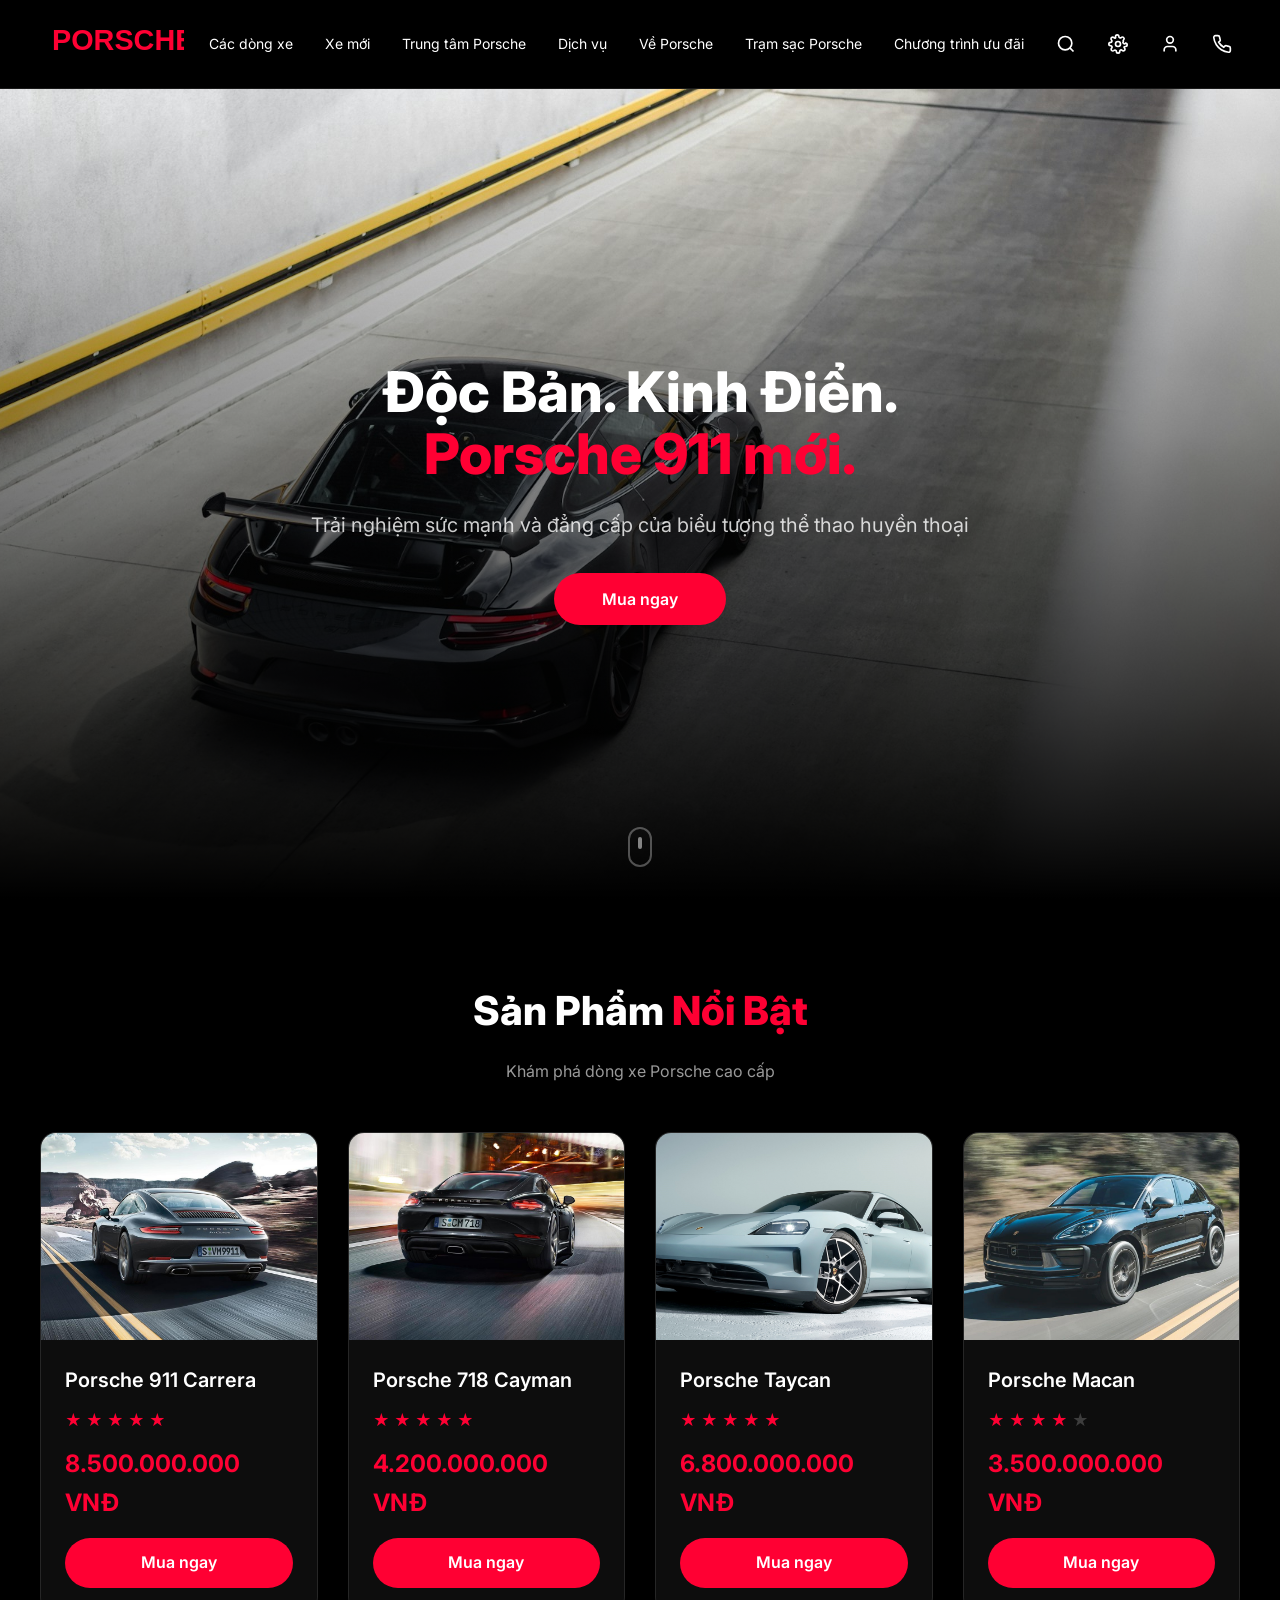
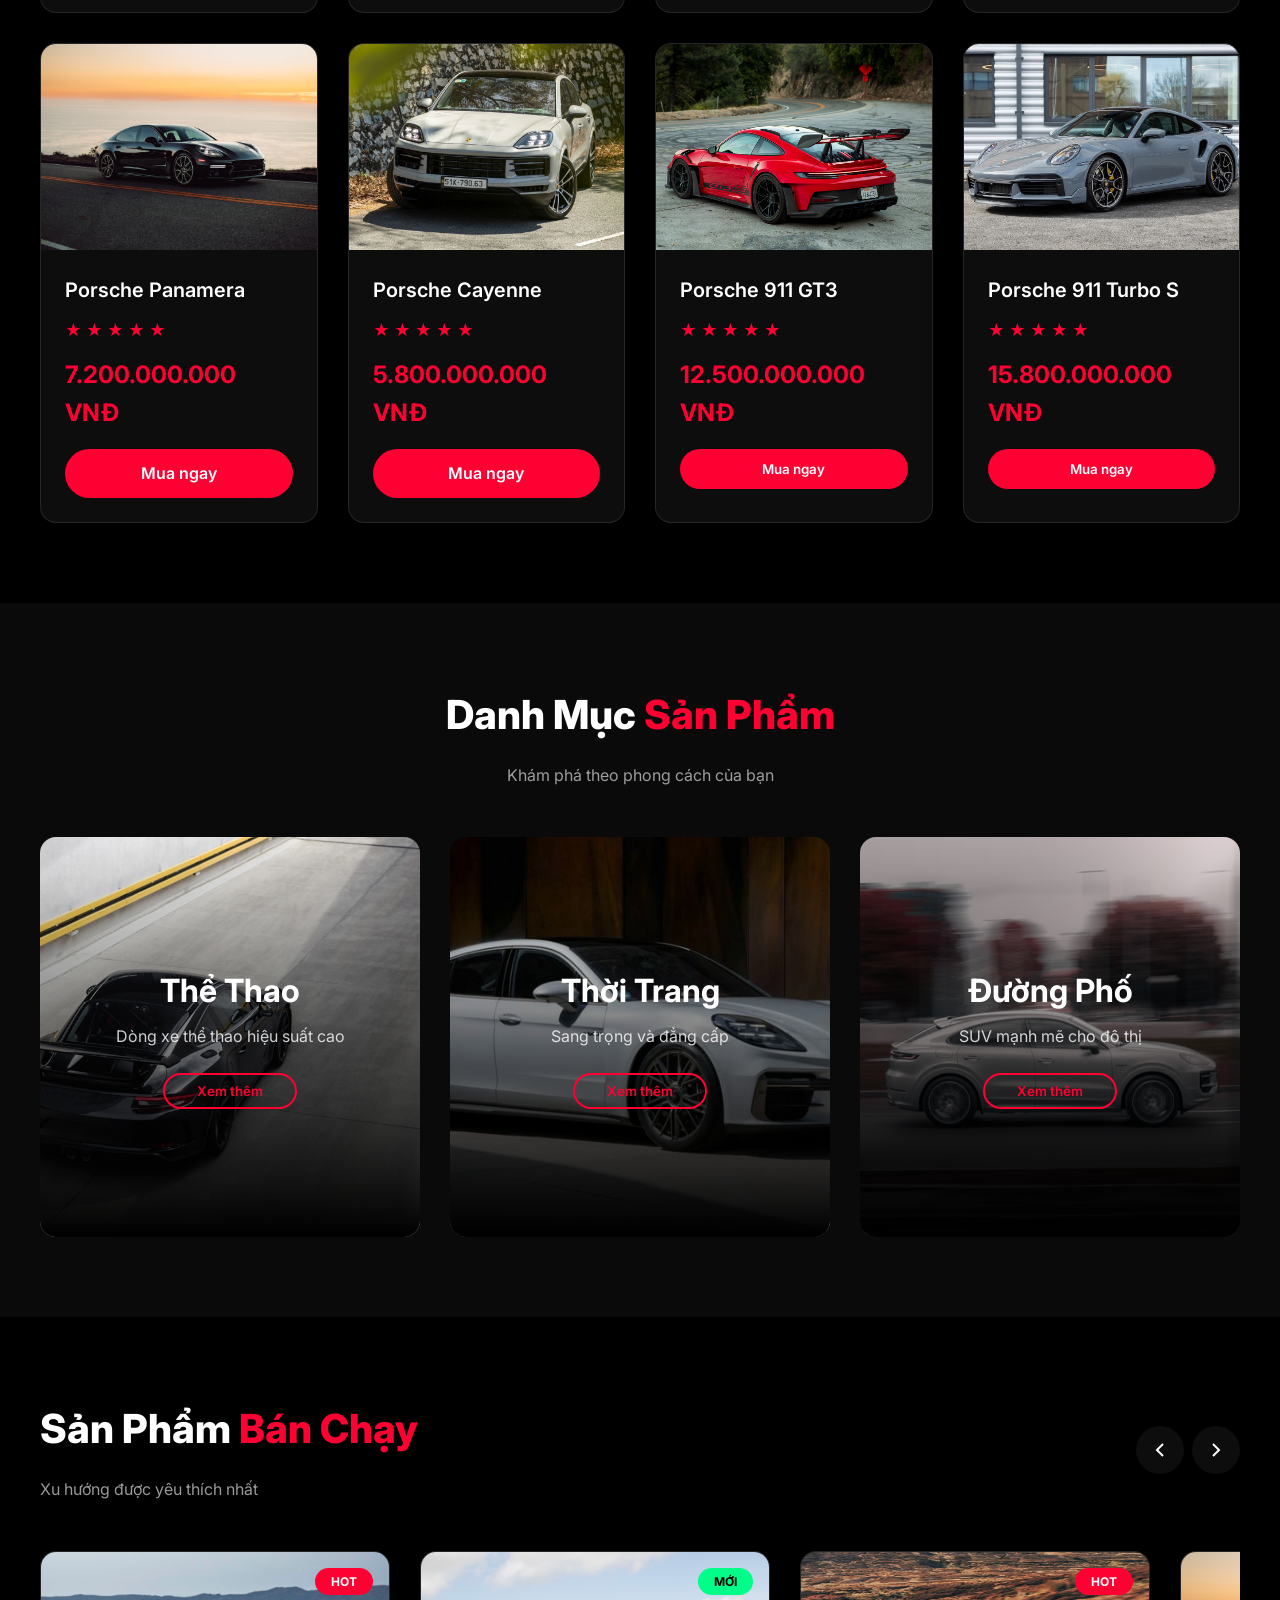
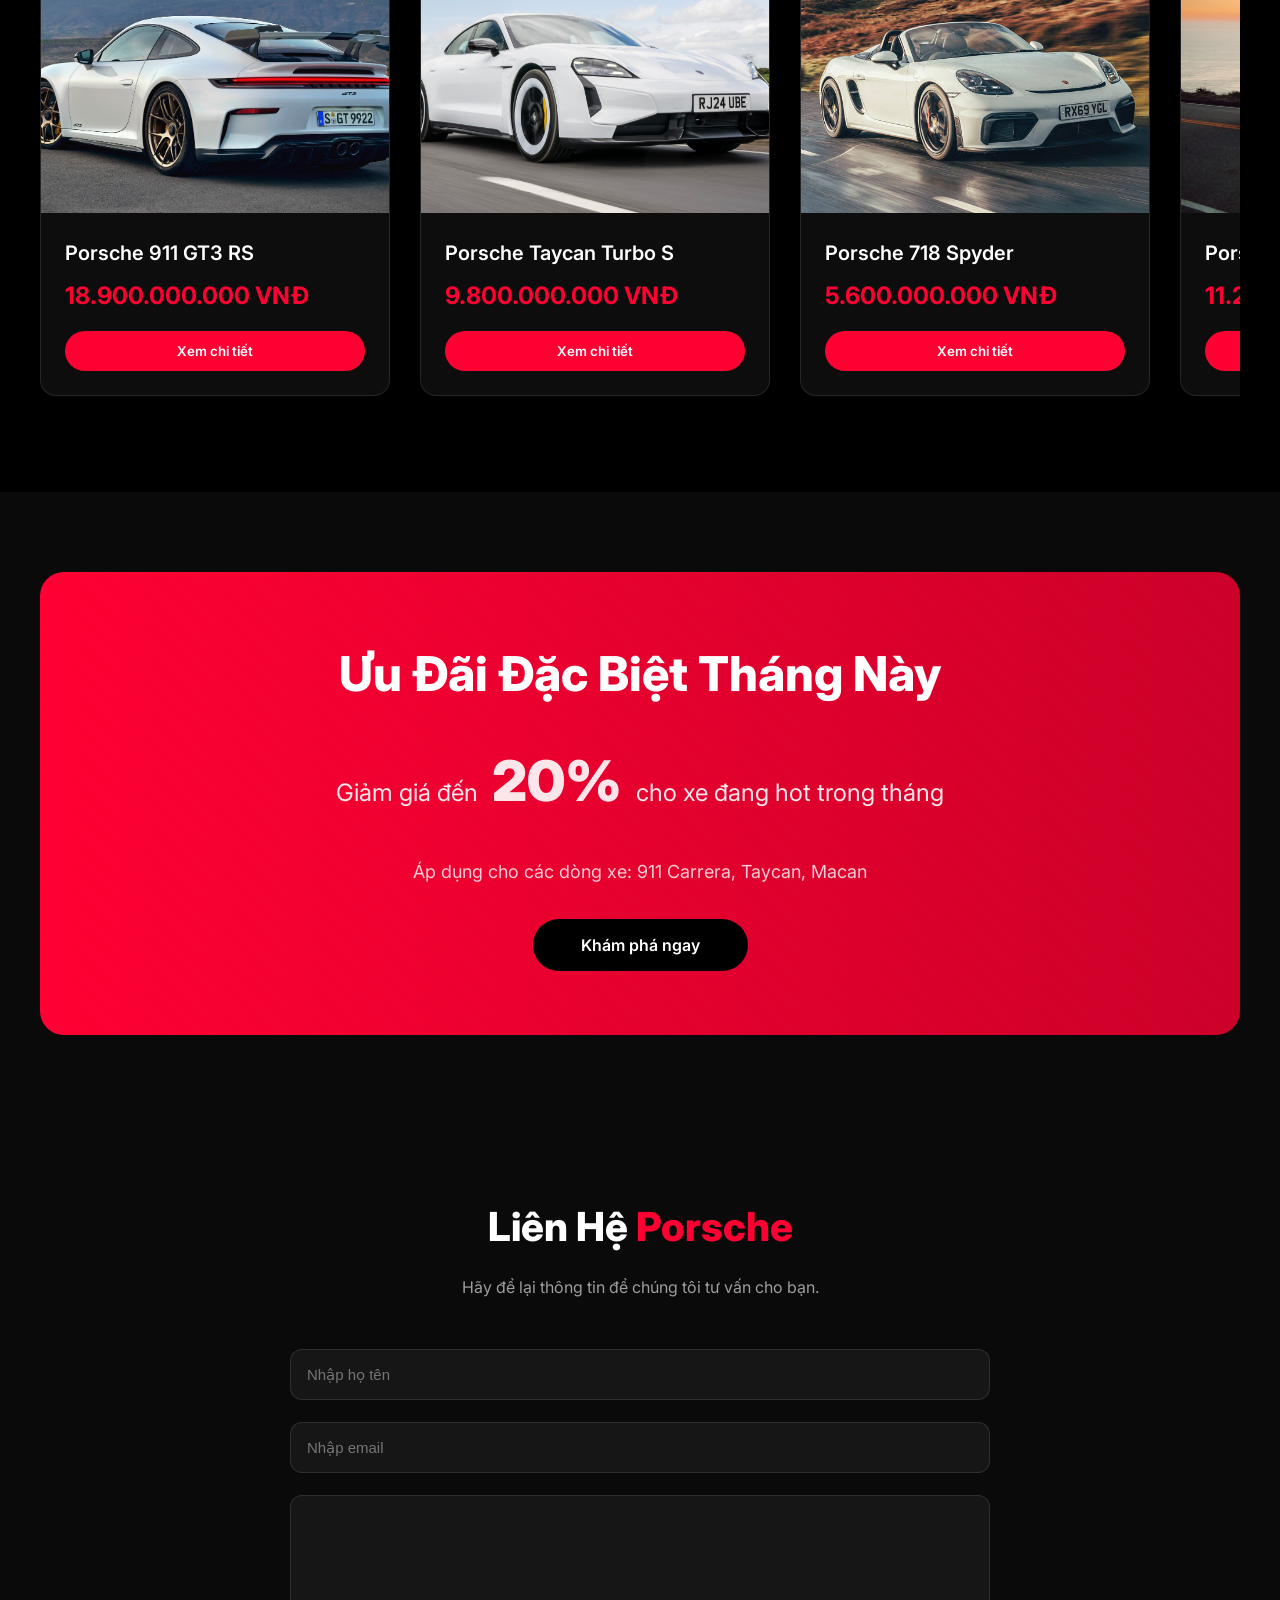
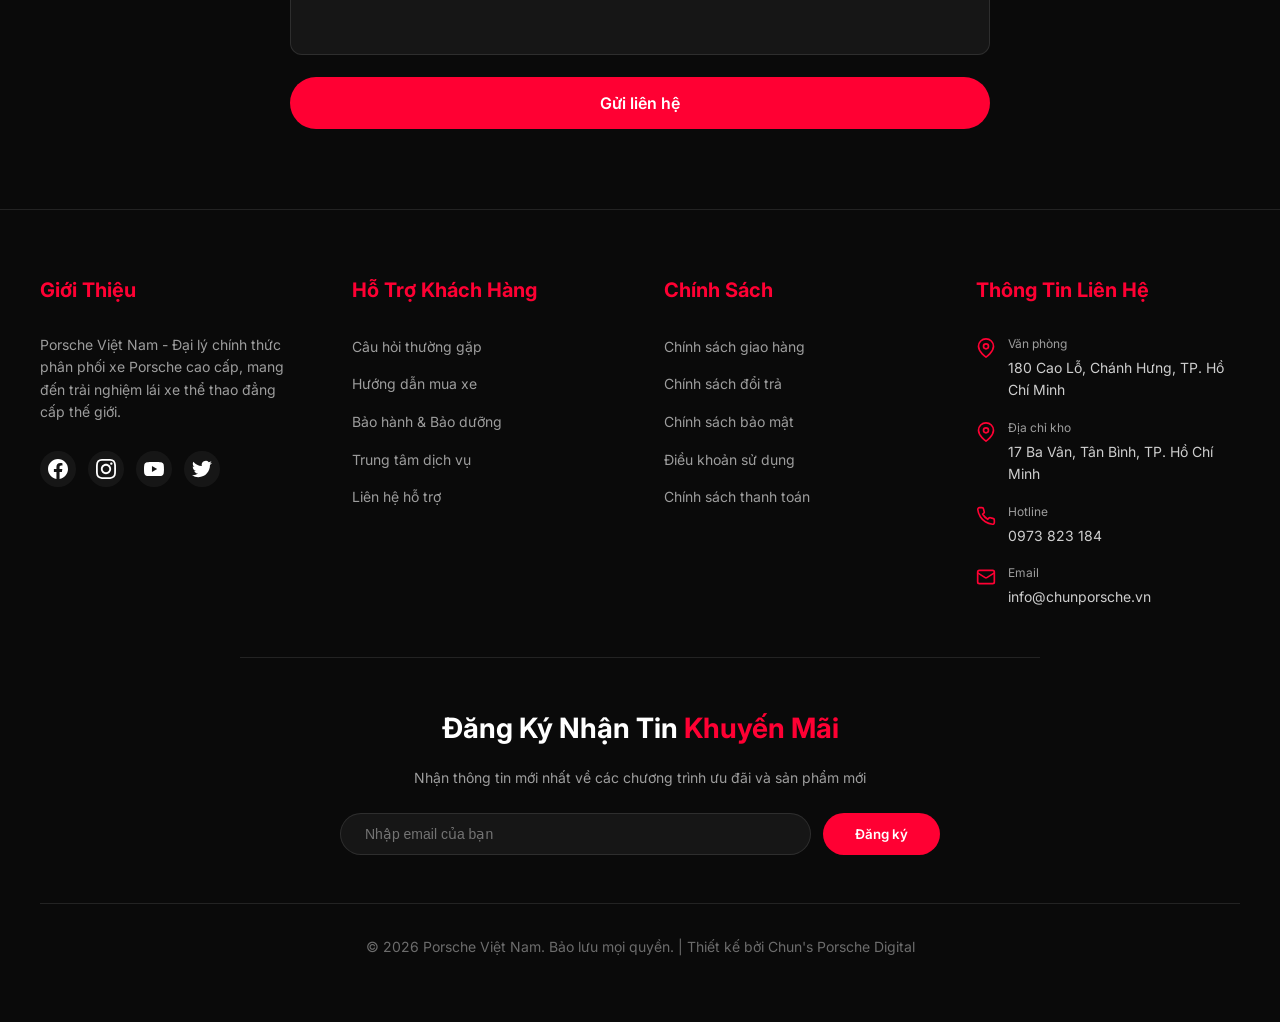
<file: Porsche-THNMW/index.html>
<!DOCTYPE html>
<html lang="vi">

<head>
    <meta charset="UTF-8">
    <meta name="viewport" content="width=device-width, initial-scale=1.0">
    <title>Porsche Việt Nam - Xe Thể Thao Cao Cấp</title>
    <link rel="stylesheet" href="css/style.css">
    <link rel="preconnect" href="https://fonts.googleapis.com">
    <link rel="preconnect" href="https://fonts.gstatic.com" crossorigin>
    <link href="https://fonts.googleapis.com/css2?family=Inter:wght@300;400;500;600;700;800&display=swap"
        rel="stylesheet">
</head>

<body>
    <!-- Header -->
    <header class="header">
        <div class="container">
            <div class="header-content">
                <!-- Logo -->
                <div class="logo">
                    <svg width="120" height="40" viewBox="0 0 120 40">
                        <text x="10" y="28" fill="#FF0033" font-size="24" font-weight="bold"
                            font-family="Arial, sans-serif">PORSCHE</text>
                    </svg>
                </div>

                <!-- MOBILE MENU BUTTON -->
                <button class="menu-toggle" id="menuToggle">

                    ☰

                </button>

                <!-- Navigation -->
                <nav class="nav" id="mobileMenu">
                    <a href="dongxe.html" target="_self" class="nav-link">Các dòng xe</a>

                    <a href="xemoi.html" target="_self" class="nav-link">Xe mới</a>

                    <a href="trungtam.html" target="_self" class="nav-link">Trung tâm Porsche</a>

                    <a href="dichvu.html" target="_self" class="nav-link">Dịch vụ</a>

                    <a href="gioithieu.html" target="_self" class="nav-link">Về Porsche</a>

                    <a href="tramsac.html" target="_self" class="nav-link">Trạm sạc Porsche</a>

                    <a href="uudai.html" target="_self" class="nav-link">Chương trình ưu đãi</a>
                </nav>

                <!-- Action Icons -->
                <div class="header-actions">
                    <button class="icon-btn" aria-label="Tìm kiếm">
                        <svg width="20" height="20" viewBox="0 0 24 24" fill="none" stroke="currentColor"
                            stroke-width="2">
                            <circle cx="11" cy="11" r="8"></circle>
                            <path d="m21 21-4.35-4.35"></path>
                        </svg>
                    </button>
                    <button class="icon-btn" aria-label="Cài đặt">
                        <svg width="20" height="20" viewBox="0 0 24 24" fill="none" stroke="currentColor"
                            stroke-width="2">
                            <circle cx="12" cy="12" r="3"></circle>
                            <path d="M19.4 15a1.65 1.65 0 0 0 .33 1.82l.06.06a2 
        2 0 1 1-2.83 2.83l-.06-.06a1.65 
        1.65 0 0 0-1.82-.33 1.65 
        1.65 0 0 0-1 1.51V21a2 
        2 0 1 1-4 0v-.09a1.65 
        1.65 0 0 0-1-1.51 1.65 
        1.65 0 0 0-1.82.33l-.06.06a2 
        2 0 1 1-2.83-2.83l.06-.06a1.65 
        1.65 0 0 0 .33-1.82 1.65 
        1.65 0 0 0-1.51-1H3a2 
        2 0 1 1 0-4h.09a1.65 
        1.65 0 0 0 1.51-1 1.65 
        1.65 0 0 0-.33-1.82l-.06-.06a2 
        2 0 1 1 2.83-2.83l.06.06a1.65 
        1.65 0 0 0 1.82.33h0A1.65 
        1.65 0 0 0 9 3.09V3a2 
        2 0 1 1 4 0v.09a1.65 
        1.65 0 0 0 1 1.51h0a1.65 
        1.65 0 0 0 1.82-.33l.06-.06a2 
        2 0 1 1 2.83 2.83l-.06.06a1.65 
        1.65 0 0 0-.33 1.82v0A1.65 
        1.65 0 0 0 20.91 11H21a2 
        2 0 1 1 0 4h-.09a1.65 
        1.65 0 0 0-1.51 1z"></path>
                        </svg>
                    </button>
                    <button class="icon-btn" id="profileBtn" aria-label="Tài khoản">
                        <svg width="20" height="20" viewBox="0 0 24 24" fill="none" stroke="currentColor"
                            stroke-width="2">
                            <path d="M19 21v-2a4 4 0 0 0-4-4H9a4 4 0 0 0-4 4v2"></path>
                            <circle cx="12" cy="7" r="4"></circle>
                        </svg>
                    </button>
                    <!-- PROFILE POPUP -->

                    <div class="profile-popup" id="profilePopup">

                        <img src="images/avatar.jpg" alt="Avatar" class="profile-avatar">

                        <h3>
                            Trần Quang Trung
                        </h3>

                        <p>
                            MSSV: DH52302154
                        </p>

                        <p>
                            Lớp: D23_TH07
                        </p>

                        <p>
                            Trường Đại học Công Nghệ Sài Gòn (STU)
                        </p>

                    </div>
                    <button class="icon-btn" aria-label="Liên hệ">
                        <svg width="20" height="20" viewBox="0 0 24 24" fill="none" stroke="currentColor"
                            stroke-width="2">
                            <path
                                d="M22 16.92v3a2 2 0 0 1-2.18 2 19.79 19.79 0 0 1-8.63-3.07 19.5 19.5 0 0 1-6-6 19.79 19.79 0 0 1-3.07-8.67A2 2 0 0 1 4.11 2h3a2 2 0 0 1 2 1.72 12.84 12.84 0 0 0 .7 2.81 2 2 0 0 1-.45 2.11L8.09 9.91a16 16 0 0 0 6 6l1.27-1.27a2 2 0 0 1 2.11-.45 12.84 12.84 0 0 0 2.81.7A2 2 0 0 1 22 16.92z">
                            </path>
                        </svg>
                    </button>
                </div>
            </div>
        </div>
    </header>

    <!-- Hero Section -->
    <section class="hero">
        <img src="images/hero-911.jpg" alt="Porsche 911" class="hero-bg">
        <div class="hero-overlay"></div>
        <div class="hero-content">
            <h1 class="hero-title">
                Độc Bản. Kinh Điển. <br> <span class="text-red">Porsche 911 mới.</span>
            </h1>
            <p class="hero-subtitle">Trải nghiệm sức mạnh và đẳng cấp của biểu tượng thể thao huyền thoại</p>
            <button class="btn-primary">Mua ngay</button>
        </div>
        <div class="scroll-indicator">
            <div class="scroll-indicator-border">
                <div class="scroll-indicator-dot"></div>
            </div>
        </div>
    </section>

    <!-- Featured Products -->
    <section class="section">
        <div class="container">
            <div class="section-header">
                <h2 class="section-title">Sản Phẩm <span class="text-red">Nổi Bật</span></h2>
                <p class="section-subtitle">Khám phá dòng xe Porsche cao cấp</p>
            </div>

            <div class="product-grid">
                <!-- Product 1 -->
                <div class="product-card">
                    <div class="product-image">
                        <img src="images/porsche-911-carrera.jpg" alt="Porsche 911 Carrera">
                        <div class="product-overlay"></div>
                    </div>
                    <div class="product-info">
                        <h3 class="product-name">Porsche 911 Carrera</h3>
                        <div class="product-rating">
                            <span class="star filled">★</span>
                            <span class="star filled">★</span>
                            <span class="star filled">★</span>
                            <span class="star filled">★</span>
                            <span class="star filled">★</span>
                        </div>
                        <p class="product-price">8.500.000.000 VNĐ</p>
                        <a href="911.html" target="_self" class="btn-buy">

                            Mua ngay

                        </a>
                    </div>
                </div>

                <!-- Product 2 -->
                <div class="product-card">
                    <div class="product-image">
                        <img src="images/porsche-718-cayman.jpg" alt="Porsche 718 Cayman">
                        <div class="product-overlay"></div>
                    </div>
                    <div class="product-info">
                        <h3 class="product-name">Porsche 718 Cayman</h3>
                        <div class="product-rating">
                            <span class="star filled">★</span>
                            <span class="star filled">★</span>
                            <span class="star filled">★</span>
                            <span class="star filled">★</span>
                            <span class="star filled">★</span>
                        </div>
                        <p class="product-price">4.200.000.000 VNĐ</p>
                        <a href="718.html" target="_self" class="btn-buy">

                            Mua ngay

                        </a>
                    </div>
                </div>

                <!-- Product 3 -->
                <div class="product-card">
                    <div class="product-image">
                        <img src="images/porsche-taycan.jpg" alt="Porsche Taycan">
                        <div class="product-overlay"></div>
                    </div>
                    <div class="product-info">
                        <h3 class="product-name">Porsche Taycan</h3>
                        <div class="product-rating">
                            <span class="star filled">★</span>
                            <span class="star filled">★</span>
                            <span class="star filled">★</span>
                            <span class="star filled">★</span>
                            <span class="star filled">★</span>
                        </div>
                        <p class="product-price">6.800.000.000 VNĐ</p>
                        <a href="taycan.html" target="_self" class="btn-buy">

                            Mua ngay

                        </a>
                    </div>
                </div>

                <!-- Product 4 -->
                <div class="product-card">
                    <div class="product-image">
                        <img src="images/porsche-macan.jpg" alt="Porsche Macan">
                        <div class="product-overlay"></div>
                    </div>
                    <div class="product-info">
                        <h3 class="product-name">Porsche Macan</h3>
                        <div class="product-rating">
                            <span class="star filled">★</span>
                            <span class="star filled">★</span>
                            <span class="star filled">★</span>
                            <span class="star filled">★</span>
                            <span class="star">★</span>
                        </div>
                        <p class="product-price">3.500.000.000 VNĐ</p>
                        <a href="macan.html" target="_self" class="btn-buy">

                            Mua ngay

                        </a>
                    </div>
                </div>

                <!-- Product 5 -->
                <div class="product-card">
                    <div class="product-image">
                        <img src="images/porsche-panamera.jpg" alt="Porsche Panamera">
                        <div class="product-overlay"></div>
                    </div>
                    <div class="product-info">
                        <h3 class="product-name">Porsche Panamera</h3>
                        <div class="product-rating">
                            <span class="star filled">★</span>
                            <span class="star filled">★</span>
                            <span class="star filled">★</span>
                            <span class="star filled">★</span>
                            <span class="star filled">★</span>
                        </div>
                        <p class="product-price">7.200.000.000 VNĐ</p>
                        <a href="panamera.html" target="_self" class="btn-buy">

                            Mua ngay

                        </a>
                    </div>
                </div>

                <!-- Product 6 -->
                <div class="product-card">
                    <div class="product-image">
                        <img src="images/porsche-cayenne.jpg" alt="Porsche Cayenne">
                        <div class="product-overlay"></div>
                    </div>
                    <div class="product-info">
                        <h3 class="product-name">Porsche Cayenne</h3>
                        <div class="product-rating">
                            <span class="star filled">★</span>
                            <span class="star filled">★</span>
                            <span class="star filled">★</span>
                            <span class="star filled">★</span>
                            <span class="star filled">★</span>
                        </div>
                        <p class="product-price">5.800.000.000 VNĐ</p>
                        <a href="cayenne.html" target="_self" class="btn-buy">

                            Mua ngay

                        </a>
                    </div>
                </div>

                <!-- Product 7 -->
                <div class="product-card">
                    <div class="product-image">
                        <img src="images/porsche-gt3.jpg" alt="Porsche 911 GT3">
                        <div class="product-overlay"></div>
                    </div>
                    <div class="product-info">
                        <h3 class="product-name">Porsche 911 GT3</h3>
                        <div class="product-rating">
                            <span class="star filled">★</span>
                            <span class="star filled">★</span>
                            <span class="star filled">★</span>
                            <span class="star filled">★</span>
                            <span class="star filled">★</span>
                        </div>
                        <p class="product-price">12.500.000.000 VNĐ</p>
                        <button class="btn-buy">Mua ngay</button>
                    </div>
                </div>

                <!-- Product 8 -->
                <div class="product-card">
                    <div class="product-image">
                        <img src="images/porsche-turbo-s.jpg" alt="Porsche 911 Turbo S">
                        <div class="product-overlay"></div>
                    </div>
                    <div class="product-info">
                        <h3 class="product-name">Porsche 911 Turbo S</h3>
                        <div class="product-rating">
                            <span class="star filled">★</span>
                            <span class="star filled">★</span>
                            <span class="star filled">★</span>
                            <span class="star filled">★</span>
                            <span class="star filled">★</span>
                        </div>
                        <p class="product-price">15.800.000.000 VNĐ</p>
                        <button class="btn-buy">Mua ngay</button>
                    </div>
                </div>
            </div>
        </div>
    </section>

    <!-- Category Section -->
    <section class="section section-dark">
        <div class="container">
            <div class="section-header">
                <h2 class="section-title">Danh Mục <span class="text-red">Sản Phẩm</span></h2>
                <p class="section-subtitle">Khám phá theo phong cách của bạn</p>
            </div>

            <div class="category-grid">
                <!-- Category 1 -->
                <div class="category-card">
                    <img src="images/category-sports.jpg" alt="Thể Thao" class="category-image">
                    <div class="category-overlay"></div>
                    <div class="category-content">
                        <h3 class="category-name">Thể Thao</h3>
                        <p class="category-desc">Dòng xe thể thao hiệu suất cao</p>
                        <button class="btn-outline">Xem thêm</button>
                    </div>
                </div>

                <!-- Category 2 -->
                <div class="category-card">
                    <img src="images/category-luxury.jpg" alt="Thời Trang" class="category-image">
                    <div class="category-overlay"></div>
                    <div class="category-content">
                        <h3 class="category-name">Thời Trang</h3>
                        <p class="category-desc">Sang trọng và đẳng cấp</p>
                        <button class="btn-outline">Xem thêm</button>
                    </div>
                </div>

                <!-- Category 3 -->
                <div class="category-card">
                    <img src="images/category-suv.jpg" alt="Đường Phố" class="category-image">
                    <div class="category-overlay"></div>
                    <div class="category-content">
                        <h3 class="category-name">Đường Phố</h3>
                        <p class="category-desc">SUV mạnh mẽ cho đô thị</p>
                        <button class="btn-outline">Xem thêm</button>
                    </div>
                </div>
            </div>
        </div>
    </section>

    <!-- Trending Products -->
    <section class="section">
        <div class="container">
            <div class="section-header-with-nav">
                <div>
                    <h2 class="section-title">Sản Phẩm <span class="text-red">Bán Chạy</span></h2>
                    <p class="section-subtitle">Xu hướng được yêu thích nhất</p>
                </div>
                <div class="carousel-controls">
                    <button class="carousel-btn" id="scrollLeft" aria-label="Cuộn trái">
                        <svg width="24" height="24" viewBox="0 0 24 24" fill="none" stroke="currentColor"
                            stroke-width="2">
                            <polyline points="15 18 9 12 15 6"></polyline>
                        </svg>
                    </button>
                    <button class="carousel-btn" id="scrollRight" aria-label="Cuộn phải">
                        <svg width="24" height="24" viewBox="0 0 24 24" fill="none" stroke="currentColor"
                            stroke-width="2">
                            <polyline points="9 18 15 12 9 6"></polyline>
                        </svg>
                    </button>
                </div>
            </div>

            <div class="trending-container" id="trendingContainer">
                <!-- Trending Product 1 -->
                <div class="trending-card">
                    <div class="trending-image">
                        <img src="images/trending-gt3-rs.jpg" alt="Porsche 911 GT3 RS">
                        <span class="badge badge-hot">HOT</span>
                    </div>
                    <div class="trending-info">
                        <h3 class="trending-name">Porsche 911 GT3 RS</h3>
                        <p class="trending-price">18.900.000.000 VNĐ</p>
                        <button class="btn-buy">Xem chi tiết</button>
                    </div>
                </div>

                <!-- Trending Product 2 -->
                <div class="trending-card">
                    <div class="trending-image">
                        <img src="images/trending-taycan-turbo.jpg" alt="Porsche Taycan Turbo S">
                        <span class="badge badge-new">MỚI</span>
                    </div>
                    <div class="trending-info">
                        <h3 class="trending-name">Porsche Taycan Turbo S</h3>
                        <p class="trending-price">9.800.000.000 VNĐ</p>
                        <button class="btn-buy">Xem chi tiết</button>
                    </div>
                </div>

                <!-- Trending Product 3 -->
                <div class="trending-card">
                    <div class="trending-image">
                        <img src="images/trending-718-spyder.jpg" alt="Porsche 718 Spyder">
                        <span class="badge badge-hot">HOT</span>
                    </div>
                    <div class="trending-info">
                        <h3 class="trending-name">Porsche 718 Spyder</h3>
                        <p class="trending-price">5.600.000.000 VNĐ</p>
                        <button class="btn-buy">Xem chi tiết</button>
                    </div>
                </div>

                <!-- Trending Product 4 -->
                <div class="trending-card">
                    <div class="trending-image">
                        <img src="images/trending-panamera-turbo.jpg" alt="Porsche Panamera Turbo S">
                        <span class="badge badge-trend">TREND</span>
                    </div>
                    <div class="trending-info">
                        <h3 class="trending-name">Porsche Panamera Turbo S</h3>
                        <p class="trending-price">11.200.000.000 VNĐ</p>
                        <button class="btn-buy">Xem chi tiết</button>
                    </div>
                </div>

                <!-- Trending Product 5 -->
                <div class="trending-card">
                    <div class="trending-image">
                        <img src="images/trending-cayenne-turbo.jpg" alt="Porsche Cayenne Turbo GT">
                        <span class="badge badge-hot">HOT</span>
                    </div>
                    <div class="trending-info">
                        <h3 class="trending-name">Porsche Cayenne Turbo GT</h3>
                        <p class="trending-price">8.900.000.000 VNĐ</p>
                        <button class="btn-buy">Xem chi tiết</button>
                    </div>
                </div>
            </div>
        </div>
    </section>

    <!-- Promo Banner -->
    <section class="section section-dark">
        <div class="container">
            <div class="promo-banner">
                <div class="promo-pattern"></div>
                <div class="promo-content">
                    <h2 class="promo-title">Ưu Đãi Đặc Biệt Tháng Này</h2>
                    <p class="promo-text">
                        Giảm giá đến <span class="promo-percentage">20%</span> cho xe đang hot trong tháng
                    </p>
                    <p class="promo-detail">Áp dụng cho các dòng xe: 911 Carrera, Taycan, Macan</p>
                    <button class="btn-promo">Khám phá ngay</button>
                </div>
            </div>
        </div>
    </section>

    <section id="contact" class="section section-dark">

        <div class="container">

            <div class="section-header">
                <h2 class="section-title">
                    Liên Hệ <span class="text-red">Porsche</span>
                </h2>

                <p class="section-subtitle">
                    Hãy để lại thông tin để chúng tôi tư vấn cho bạn.
                </p>
            </div>

            <div class="contact-grid">

                <!-- RIGHT -->
                <div class="contact-right">

                    <form id="contactForm">

                        <input type="text" id="name" placeholder="Nhập họ tên">

                        <small id="nameError" class="error-text"></small>

                        <input type="email" id="email" placeholder="Nhập email">

                        <small id="emailError" class="error-text"></small>

                        <textarea id="message" placeholder="Nhập nội dung liên hệ">
                    </textarea>

                        <small id="messageError" class="error-text"></small>

                        <button type="submit" class="btn-primary">

                            Gửi liên hệ

                        </button>

                    </form>

                </div>

            </div>

        </div>

    </section>

    <!-- Footer -->
    <footer class="footer">
        <div class="container">
            <div class="footer-grid">
                <!-- About -->
                <div class="footer-col">
                    <h3 class="footer-title">Giới Thiệu</h3>
                    <p class="footer-text">Porsche Việt Nam - Đại lý chính thức phân phối xe Porsche cao cấp, mang đến
                        trải nghiệm lái xe thể thao đẳng cấp thế giới.</p>
                    <div class="social-links">
                        <a href="#" class="social-link" aria-label="Facebook">
                            <svg width="20" height="20" viewBox="0 0 24 24" fill="currentColor">
                                <path
                                    d="M24 12.073c0-6.627-5.373-12-12-12s-12 5.373-12 12c0 5.99 4.388 10.954 10.125 11.854v-8.385H7.078v-3.47h3.047V9.43c0-3.007 1.792-4.669 4.533-4.669 1.312 0 2.686.235 2.686.235v2.953H15.83c-1.491 0-1.956.925-1.956 1.874v2.25h3.328l-.532 3.47h-2.796v8.385C19.612 23.027 24 18.062 24 12.073z" />
                            </svg>
                        </a>
                        <a href="#" class="social-link" aria-label="Instagram">
                            <svg width="20" height="20" viewBox="0 0 24 24" fill="currentColor">
                                <path
                                    d="M12 2.163c3.204 0 3.584.012 4.85.07 3.252.148 4.771 1.691 4.919 4.919.058 1.265.069 1.645.069 4.849 0 3.205-.012 3.584-.069 4.849-.149 3.225-1.664 4.771-4.919 4.919-1.266.058-1.644.07-4.85.07-3.204 0-3.584-.012-4.849-.07-3.26-.149-4.771-1.699-4.919-4.92-.058-1.265-.07-1.644-.07-4.849 0-3.204.013-3.583.07-4.849.149-3.227 1.664-4.771 4.919-4.919 1.266-.057 1.645-.069 4.849-.069zm0-2.163c-3.259 0-3.667.014-4.947.072-4.358.2-6.78 2.618-6.98 6.98-.059 1.281-.073 1.689-.073 4.948 0 3.259.014 3.668.072 4.948.2 4.358 2.618 6.78 6.98 6.98 1.281.058 1.689.072 4.948.072 3.259 0 3.668-.014 4.948-.072 4.354-.2 6.782-2.618 6.979-6.98.059-1.28.073-1.689.073-4.948 0-3.259-.014-3.667-.072-4.947-.196-4.354-2.617-6.78-6.979-6.98-1.281-.059-1.69-.073-4.949-.073zm0 5.838c-3.403 0-6.162 2.759-6.162 6.162s2.759 6.163 6.162 6.163 6.162-2.759 6.162-6.163c0-3.403-2.759-6.162-6.162-6.162zm0 10.162c-2.209 0-4-1.79-4-4 0-2.209 1.791-4 4-4s4 1.791 4 4c0 2.21-1.791 4-4 4zm6.406-11.845c-.796 0-1.441.645-1.441 1.44s.645 1.44 1.441 1.44c.795 0 1.439-.645 1.439-1.44s-.644-1.44-1.439-1.44z" />
                            </svg>
                        </a>
                        <a href="#" class="social-link" aria-label="Youtube">
                            <svg width="20" height="20" viewBox="0 0 24 24" fill="currentColor">
                                <path
                                    d="M23.498 6.186a3.016 3.016 0 0 0-2.122-2.136C19.505 3.545 12 3.545 12 3.545s-7.505 0-9.377.505A3.017 3.017 0 0 0 .502 6.186C0 8.07 0 12 0 12s0 3.93.502 5.814a3.016 3.016 0 0 0 2.122 2.136c1.871.505 9.376.505 9.376.505s7.505 0 9.377-.505a3.015 3.015 0 0 0 2.122-2.136C24 15.93 24 12 24 12s0-3.93-.502-5.814zM9.545 15.568V8.432L15.818 12l-6.273 3.568z" />
                            </svg>
                        </a>
                        <a href="#" class="social-link" aria-label="Twitter">
                            <svg width="20" height="20" viewBox="0 0 24 24" fill="currentColor">
                                <path
                                    d="M23.953 4.57a10 10 0 01-2.825.775 4.958 4.958 0 002.163-2.723c-.951.555-2.005.959-3.127 1.184a4.92 4.92 0 00-8.384 4.482C7.69 8.095 4.067 6.13 1.64 3.162a4.822 4.822 0 00-.666 2.475c0 1.71.87 3.213 2.188 4.096a4.904 4.904 0 01-2.228-.616v.06a4.923 4.923 0 003.946 4.827 4.996 4.996 0 01-2.212.085 4.936 4.936 0 004.604 3.417 9.867 9.867 0 01-6.102 2.105c-.39 0-.779-.023-1.17-.067a13.995 13.995 0 007.557 2.209c9.053 0 13.998-7.496 13.998-13.985 0-.21 0-.42-.015-.63A9.935 9.935 0 0024 4.59z" />
                            </svg>
                        </a>
                    </div>
                </div>

                <!-- Customer Support -->
                <div class="footer-col">
                    <h3 class="footer-title">Hỗ Trợ Khách Hàng</h3>
                    <ul class="footer-links">
                        <li><a href="#">Câu hỏi thường gặp</a></li>
                        <li><a href="#">Hướng dẫn mua xe</a></li>
                        <li><a href="#">Bảo hành & Bảo dưỡng</a></li>
                        <li><a href="#">Trung tâm dịch vụ</a></li>
                        <li><a href="#">Liên hệ hỗ trợ</a></li>
                    </ul>
                </div>

                <!-- Policies -->
                <div class="footer-col">
                    <h3 class="footer-title">Chính Sách</h3>
                    <ul class="footer-links">
                        <li><a href="#">Chính sách giao hàng</a></li>
                        <li><a href="#">Chính sách đổi trả</a></li>
                        <li><a href="#">Chính sách bảo mật</a></li>
                        <li><a href="#">Điều khoản sử dụng</a></li>
                        <li><a href="#">Chính sách thanh toán</a></li>
                    </ul>
                </div>

                <!-- Contact Info -->
                <div class="footer-col">
                    <h3 class="footer-title">Thông Tin Liên Hệ</h3>
                    <div class="contact-info">
                        <div class="contact-item">
                            <svg class="contact-icon" width="20" height="20" viewBox="0 0 24 24" fill="none"
                                stroke="currentColor" stroke-width="2">
                                <path d="M21 10c0 7-9 13-9 13s-9-6-9-13a9 9 0 0 1 18 0z"></path>
                                <circle cx="12" cy="10" r="3"></circle>
                            </svg>
                            <div>
                                <p class="contact-label">Văn phòng</p>
                                <p class="contact-value">180 Cao Lỗ, Chánh Hưng, TP. Hồ Chí Minh</p>
                            </div>
                        </div>
                        <div class="contact-item">
                            <svg class="contact-icon" width="20" height="20" viewBox="0 0 24 24" fill="none"
                                stroke="currentColor" stroke-width="2">
                                <path d="M21 10c0 7-9 13-9 13s-9-6-9-13a9 9 0 0 1 18 0z"></path>
                                <circle cx="12" cy="10" r="3"></circle>
                            </svg>
                            <div>
                                <p class="contact-label">Địa chỉ kho</p>
                                <p class="contact-value">17 Ba Vân, Tân Bình, TP. Hồ Chí Minh</p>
                            </div>
                        </div>
                        <div class="contact-item">
                            <svg class="contact-icon" width="20" height="20" viewBox="0 0 24 24" fill="none"
                                stroke="currentColor" stroke-width="2">
                                <path
                                    d="M22 16.92v3a2 2 0 0 1-2.18 2 19.79 19.79 0 0 1-8.63-3.07 19.5 19.5 0 0 1-6-6 19.79 19.79 0 0 1-3.07-8.67A2 2 0 0 1 4.11 2h3a2 2 0 0 1 2 1.72 12.84 12.84 0 0 0 .7 2.81 2 2 0 0 1-.45 2.11L8.09 9.91a16 16 0 0 0 6 6l1.27-1.27a2 2 0 0 1 2.11-.45 12.84 12.84 0 0 0 2.81.7A2 2 0 0 1 22 16.92z">
                                </path>
                            </svg>
                            <div>
                                <p class="contact-label">Hotline</p>
                                <p class="contact-value">0973 823 184</p>
                            </div>
                        </div>
                        <div class="contact-item">
                            <svg class="contact-icon" width="20" height="20" viewBox="0 0 24 24" fill="none"
                                stroke="currentColor" stroke-width="2">
                                <rect x="2" y="4" width="20" height="16" rx="2"></rect>
                                <path d="m22 7-8.97 5.7a1.94 1.94 0 0 1-2.06 0L2 7"></path>
                            </svg>
                            <div>
                                <p class="contact-label">Email</p>
                                <p class="contact-value">info@chunporsche.vn</p>
                            </div>
                        </div>
                    </div>
                </div>
            </div>

            <!-- Newsletter -->
            <div class="newsletter">
                <h3 class="newsletter-title">Đăng Ký Nhận Tin <span class="text-red">Khuyến Mãi</span></h3>
                <p class="newsletter-subtitle">Nhận thông tin mới nhất về các chương trình ưu đãi và sản phẩm mới</p>
                <form class="newsletter-form">
                    <input type="email" placeholder="Nhập email của bạn" class="newsletter-input" required>
                    <button type="submit" class="newsletter-btn">Đăng ký</button>
                </form>
            </div>

            <!-- Copyright -->
            <div class="copyright">
                <p>© 2026 Porsche Việt Nam. Bảo lưu mọi quyền. | Thiết kế bởi Chun's Porsche Digital</p>
            </div>
        </div>
    </footer>
    <script src="js/script.js"></script>

</body>

</html>
</file>
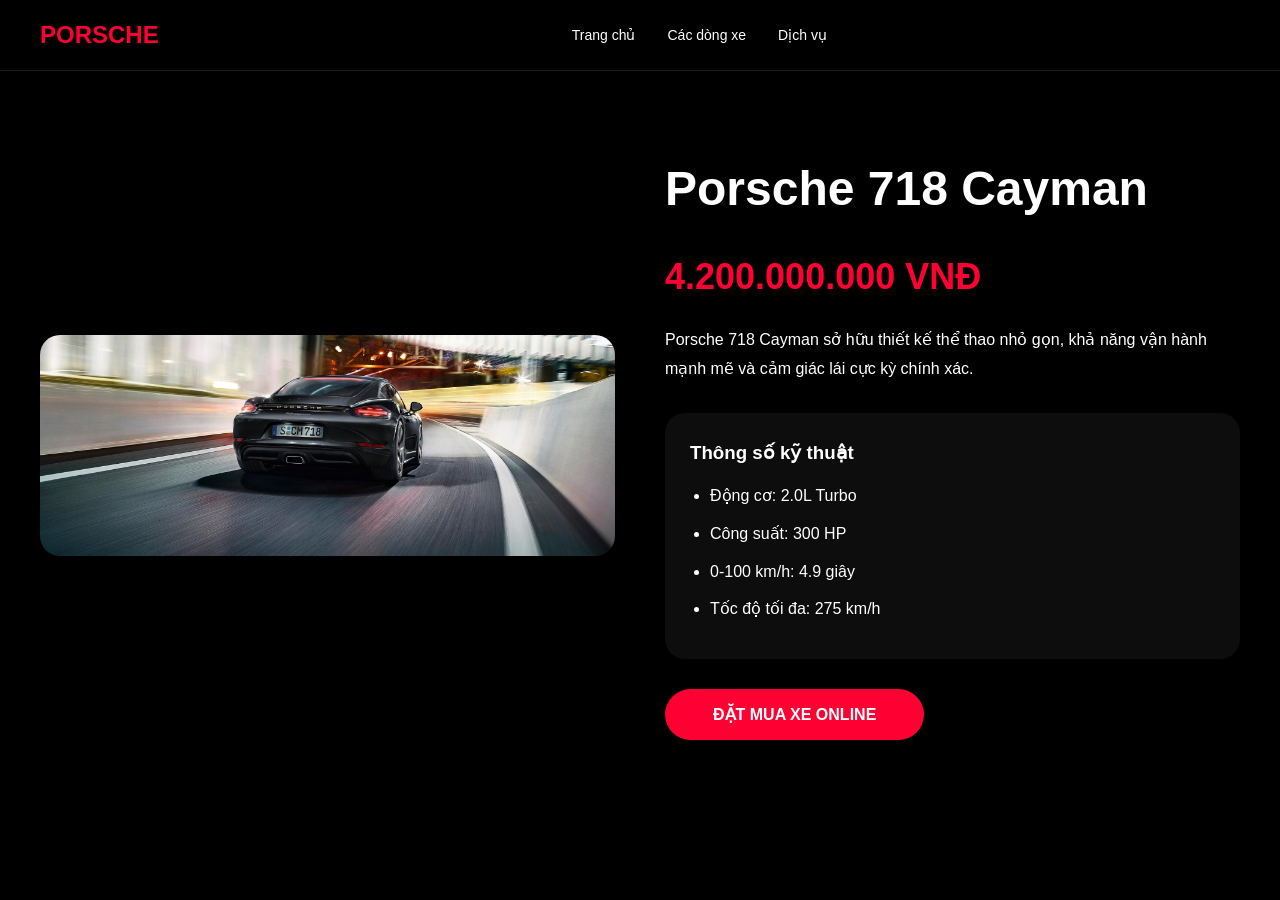
<file: Porsche-THNMW/718.html>
<!DOCTYPE html>
<html lang="vi">

<head>

    <meta charset="UTF-8">

    <meta name="viewport" content="width=device-width, initial-scale=1.0">

    <title>
        Porsche 718 Cayman
    </title>

    <link rel="stylesheet" href="css/style.css">

</head>

<body>

    <header class="header">

        <div class="container">

            <div class="header-content">

                <div class="logo">

                    <h2 class="text-red">
                        PORSCHE
                    </h2>

                </div>

                <nav class="nav">

                    <a href="index.html" class="nav-link">

                        Trang chủ

                    </a>

                    <a href="dongxe.html" class="nav-link">

                        Các dòng xe

                    </a>

                    <a href="dichvu.html" class="nav-link">

                        Dịch vụ

                    </a>

                </nav>

            </div>

        </div>

    </header>

    <section class="section">

        <div class="container">

            <div class="product-detail-grid">

                <div class="detail-image">

                    <img src="images/porsche-718-cayman.jpg" alt="Porsche 718 Cayman">

                </div>

                <div class="detail-info">

                    <h1 class="detail-title">
                        Porsche 718 Cayman
                    </h1>

                    <h2 class="detail-price">
                        4.200.000.000 VNĐ
                    </h2>

                    <p class="detail-desc">

                        Porsche 718 Cayman sở hữu
                        thiết kế thể thao nhỏ gọn,
                        khả năng vận hành mạnh mẽ
                        và cảm giác lái cực kỳ chính xác.

                    </p>

                    <div class="specs-box">

                        <h3>Thông số kỹ thuật</h3>

                        <ul>

                            <li>Động cơ: 2.0L Turbo</li>

                            <li>Công suất: 300 HP</li>

                            <li>0-100 km/h: 4.9 giây</li>

                            <li>Tốc độ tối đa: 275 km/h</li>

                        </ul>

                    </div>

                    <button class="btn-primary openModal" data-service="718 Cayman">

                        ĐẶT MUA XE ONLINE

                    </button>

                </div>

            </div>

        </div>

    </section>

    <!-- =========================
         MODAL
    ========================== -->

    <div class="custom-modal" id="serviceModal">

        <div class="modal-content-box">

            <span class="close-modal" id="closeModal">

                &times;

            </span>

            <h2 style="margin-bottom:20px;">

                Đặt mua xe online

            </h2>

            <form id="modalForm">

                <input type="text" id="modalName" placeholder="Họ tên">

                <small id="modalNameError" class="error-text">
                </small>

                <input type="text" id="modalPhone" placeholder="Số điện thoại">

                <small id="modalPhoneError" class="error-text">
                </small>

                <input type="email" id="modalEmail" placeholder="Email">

                <small id="modalEmailError" class="error-text">
                </small>

                <button type="submit" class="btn-primary">

                    Xác nhận thông tin

                </button>

                <p id="successMessage" class="success-message">
                </p>

            </form>

        </div>

    </div>

    <script src="js/script.js"></script>

</body>

</html>
</file>
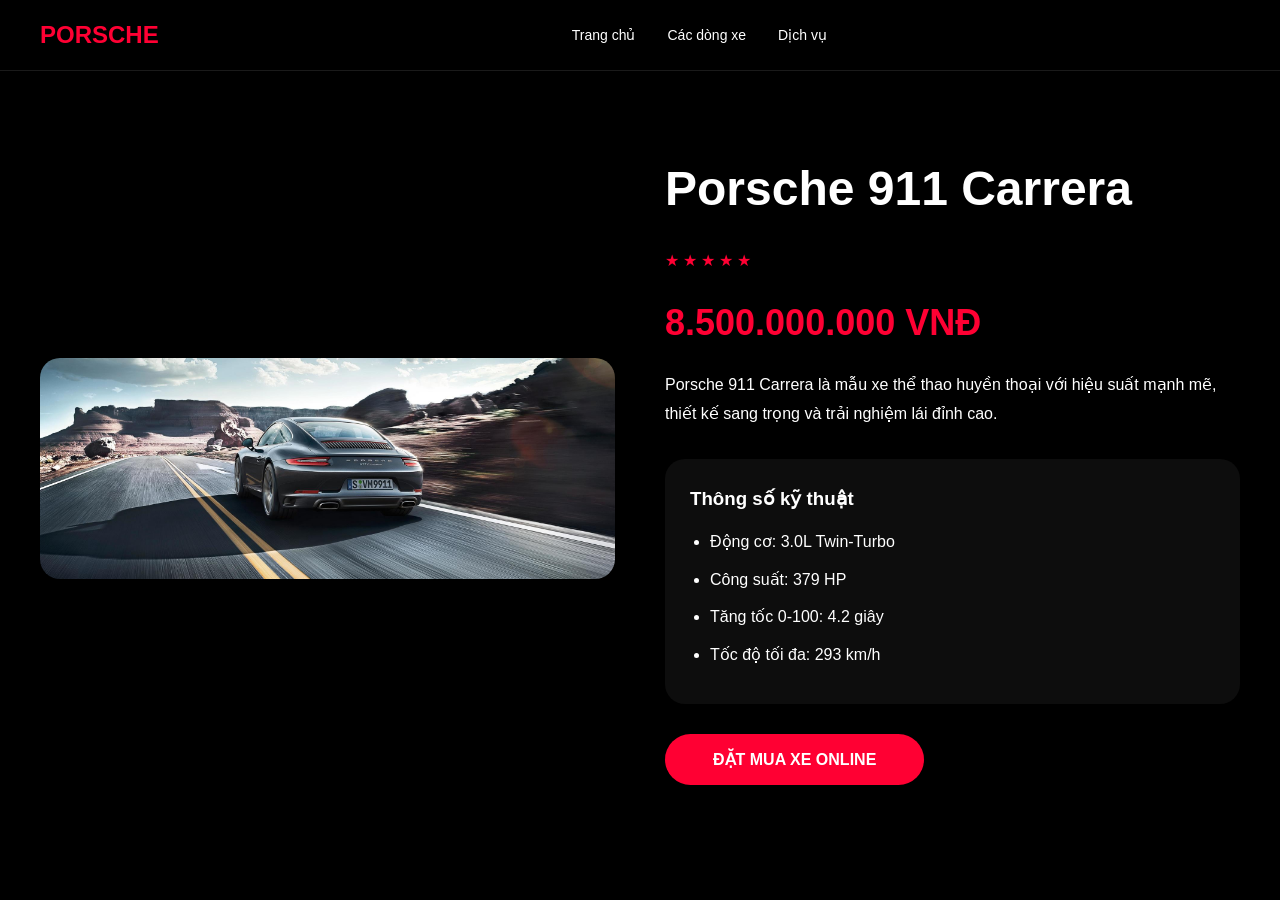
<file: Porsche-THNMW/911.html>
<!DOCTYPE html>
<html lang="vi">

<head>

    <meta charset="UTF-8">

    <meta name="viewport" content="width=device-width, initial-scale=1.0">

    <title>
        Porsche 911 Carrera
    </title>

    <link rel="stylesheet" href="css/style.css">

</head>

<body>

    <!-- =========================
         HEADER
    ========================== -->

    <header class="header">

        <div class="container">

            <div class="header-content">

                <div class="logo">

                    <h2 class="text-red">
                        PORSCHE
                    </h2>

                </div>

                <nav class="nav">

                    <a href="index.html" class="nav-link">

                        Trang chủ

                    </a>

                    <a href="dongxe.html" class="nav-link">

                        Các dòng xe

                    </a>

                    <a href="dichvu.html" class="nav-link">

                        Dịch vụ

                    </a>

                </nav>

            </div>

        </div>

    </header>

    <!-- =========================
         PRODUCT DETAIL
    ========================== -->

    <section class="section">

        <div class="container">

            <div class="product-detail-grid">

                <!-- IMAGE -->

                <div class="detail-image">

                    <img src="images/porsche-911-carrera.jpg" alt="Porsche 911">

                </div>

                <!-- INFO -->

                <div class="detail-info">

                    <h1 class="detail-title">

                        Porsche 911 Carrera

                    </h1>

                    <div class="product-rating">

                        <span class="star filled">
                            ★
                        </span>

                        <span class="star filled">
                            ★
                        </span>

                        <span class="star filled">
                            ★
                        </span>

                        <span class="star filled">
                            ★
                        </span>

                        <span class="star filled">
                            ★
                        </span>

                    </div>

                    <h2 class="detail-price">

                        8.500.000.000 VNĐ

                    </h2>

                    <p class="detail-desc">

                        Porsche 911 Carrera là mẫu xe
                        thể thao huyền thoại với hiệu suất
                        mạnh mẽ, thiết kế sang trọng và
                        trải nghiệm lái đỉnh cao.

                    </p>

                    <!-- SPECS -->

                    <div class="specs-box">

                        <h3>
                            Thông số kỹ thuật
                        </h3>

                        <ul>

                            <li>
                                Động cơ:
                                3.0L Twin-Turbo
                            </li>

                            <li>
                                Công suất:
                                379 HP
                            </li>

                            <li>
                                Tăng tốc 0-100:
                                4.2 giây
                            </li>

                            <li>
                                Tốc độ tối đa:
                                293 km/h
                            </li>

                        </ul>

                    </div>

                    <!-- BUTTON -->

                    <button class="btn-primary openModal" data-service="Lái thử 911">

                        ĐẶT MUA XE ONLINE

                    </button>

                </div>

            </div>

        </div>

    </section>

    <!-- =========================
         MODAL
    ========================== -->

    <div class="custom-modal" id="serviceModal">

        <div class="modal-content-box">

            <span class="close-modal" id="closeModal">

                &times;

            </span>

            <h2 style="margin-bottom:20px;">

                Đặt mua xe online

            </h2>

            <form id="modalForm">

                <input type="text" id="modalName" placeholder="Họ tên">

                <small id="modalNameError" class="error-text">
                </small>

                <input type="text" id="modalPhone" placeholder="Số điện thoại">

                <small id="modalPhoneError" class="error-text">
                </small>

                <input type="email" id="modalEmail" placeholder="Email">

                <small id="modalEmailError" class="error-text">
                </small>

                <button type="submit" class="btn-primary">

                    Xác nhận thông tin

                </button>

                <p id="successMessage" class="success-message">
                </p>

            </form>

        </div>

    </div>

    <script src="js/script.js"></script>

</body>

</html>
</file>
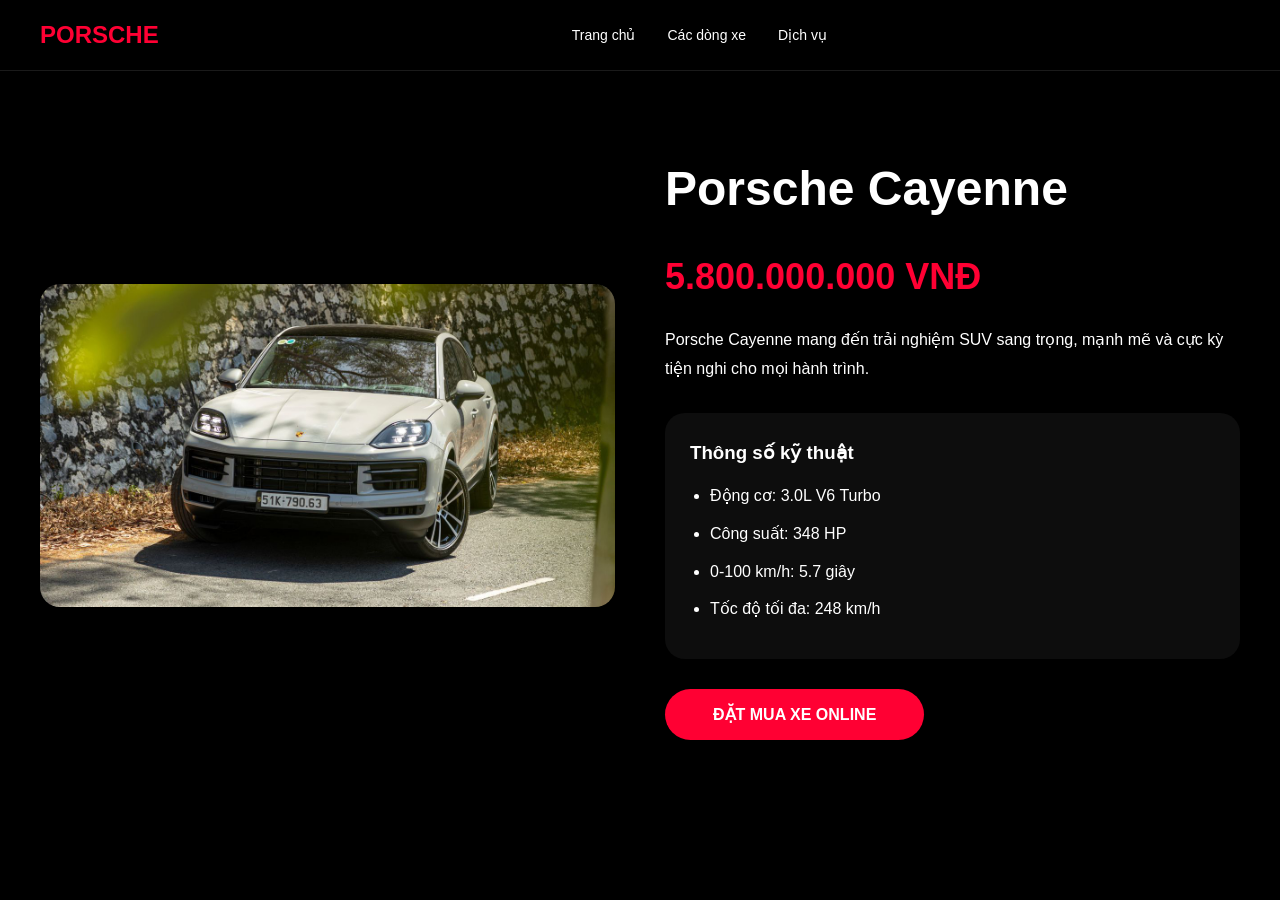
<file: Porsche-THNMW/cayenne.html>
<!DOCTYPE html>
<html lang="vi">

<head>

    <meta charset="UTF-8">

    <meta name="viewport" content="width=device-width, initial-scale=1.0">

    <title>
        Porsche Cayenne
    </title>

    <link rel="stylesheet" href="css/style.css">

</head>

<body>

    <header class="header">

        <div class="container">

            <div class="header-content">

                <div class="logo">

                    <h2 class="text-red">
                        PORSCHE
                    </h2>

                </div>

                <nav class="nav">

                    <a href="index.html" class="nav-link">

                        Trang chủ

                    </a>

                    <a href="dongxe.html" class="nav-link">

                        Các dòng xe

                    </a>

                    <a href="dichvu.html" class="nav-link">

                        Dịch vụ

                    </a>

                </nav>

            </div>

        </div>

    </header>

    <section class="section">

        <div class="container">

            <div class="product-detail-grid">

                <div class="detail-image">

                    <img src="images/porsche-cayenne.jpg" alt="Porsche Cayenne">

                </div>

                <div class="detail-info">

                    <h1 class="detail-title">
                        Porsche Cayenne
                    </h1>

                    <h2 class="detail-price">
                        5.800.000.000 VNĐ
                    </h2>

                    <p class="detail-desc">

                        Porsche Cayenne mang đến
                        trải nghiệm SUV sang trọng,
                        mạnh mẽ và cực kỳ tiện nghi
                        cho mọi hành trình.

                    </p>

                    <div class="specs-box">

                        <h3>Thông số kỹ thuật</h3>

                        <ul>

                            <li>Động cơ: 3.0L V6 Turbo</li>

                            <li>Công suất: 348 HP</li>

                            <li>0-100 km/h: 5.7 giây</li>

                            <li>Tốc độ tối đa: 248 km/h</li>

                        </ul>

                    </div>

                    <button class="btn-primary openModal" data-service="Cayenne">

                        ĐẶT MUA XE ONLINE

                    </button>

                </div>

            </div>

        </div>

    </section>

    <!-- =========================
         MODAL
    ========================== -->

    <div class="custom-modal" id="serviceModal">

        <div class="modal-content-box">

            <span class="close-modal" id="closeModal">

                &times;

            </span>

            <h2 style="margin-bottom:20px;">

                Đặt mua xe online

            </h2>

            <form id="modalForm">

                <input type="text" id="modalName" placeholder="Họ tên">

                <small id="modalNameError" class="error-text">
                </small>

                <input type="text" id="modalPhone" placeholder="Số điện thoại">

                <small id="modalPhoneError" class="error-text">
                </small>

                <input type="email" id="modalEmail" placeholder="Email">

                <small id="modalEmailError" class="error-text">
                </small>

                <button type="submit" class="btn-primary">

                    Xác nhận thông tin

                </button>

                <p id="successMessage" class="success-message">
                </p>

            </form>

        </div>

    </div>

    <script src="js/script.js"></script>

</body>

</html>
</file>
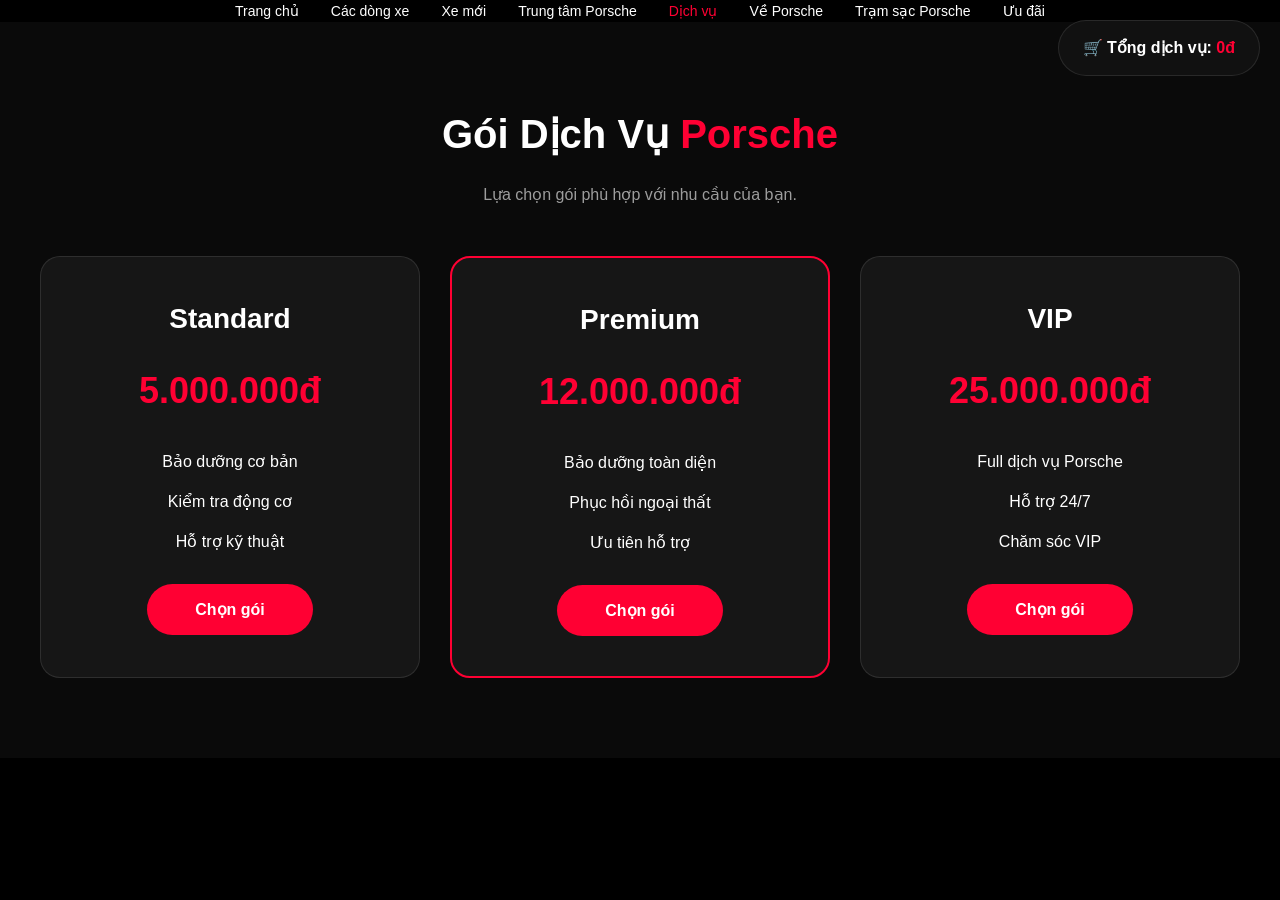
<file: Porsche-THNMW/dichvu.html>
<!DOCTYPE html>
<html lang="vi">

<head>
    <meta charset="UTF-8">
    <title>Dịch Vụ Porsche</title>

    <link rel="stylesheet" href="css/style.css">
</head>

<body>
    <!-- CART -->

    <div class="cart-box">

        🛒 Tổng dịch vụ:

        <span id="cartTotal">

            0đ

        </span>

    </div>
    <nav class="nav">
        <a href="index.html" class="nav-link">Trang chủ</a>
        <a href="dongxe.html" class="nav-link">Các dòng xe</a>
        <a href="xemoi.html" class="nav-link">Xe mới</a>
        <a href="trungtam.html" class="nav-link">Trung tâm Porsche</a>
        <a href="dichvu.html" class="nav-link">Dịch vụ</a>
        <a href="gioithieu.html" class="nav-link">Về Porsche</a>
        <a href="tramsac.html" class="nav-link">Trạm sạc Porsche</a>
        <a href="uudai.html" class="nav-link">Ưu đãi</a>
    </nav>

    <!-- =========================
         PRICING
    ========================== -->

    <section id="pricing" class="section section-dark">

        <div class="container">

            <div class="section-header">

                <h2 class="section-title">

                    Gói Dịch Vụ

                    <span class="text-red">
                        Porsche
                    </span>

                </h2>

                <p class="section-subtitle">

                    Lựa chọn gói phù hợp với nhu cầu của bạn.

                </p>

            </div>

            <div class="pricing-grid">

                <!-- STANDARD -->

                <div class="pricing-card">

                    <h3 class="pricing-name">
                        Standard
                    </h3>

                    <div class="pricing-price">
                        5.000.000đ
                    </div>

                    <ul class="pricing-list">

                        <li>Bảo dưỡng cơ bản</li>

                        <li>Kiểm tra động cơ</li>

                        <li>Hỗ trợ kỹ thuật</li>

                    </ul>

                    <button class="btn-primary openModal" data-service="Standard">

                        Chọn gói

                    </button>

                </div>

                <!-- PREMIUM -->

                <div class="pricing-card active-price">

                    <h3 class="pricing-name">
                        Premium
                    </h3>

                    <div class="pricing-price">
                        12.000.000đ
                    </div>

                    <ul class="pricing-list">

                        <li>Bảo dưỡng toàn diện</li>

                        <li>Phục hồi ngoại thất</li>

                        <li>Ưu tiên hỗ trợ</li>

                    </ul>

                    <button class="btn-primary openModal" data-service="Premium">

                        Chọn gói

                    </button>

                </div>

                <!-- VIP -->

                <div class="pricing-card">

                    <h3 class="pricing-name">
                        VIP
                    </h3>

                    <div class="pricing-price">
                        25.000.000đ
                    </div>

                    <ul class="pricing-list">

                        <li>Full dịch vụ Porsche</li>

                        <li>Hỗ trợ 24/7</li>

                        <li>Chăm sóc VIP</li>

                    </ul>

                    <button class="btn-primary openModal" data-service="VIP">

                        Chọn gói

                    </button>

                </div>

            </div>

        </div>

    </section>

    <!-- =========================
         MODAL
    ========================== -->

    <div class="custom-modal" id="serviceModal">

        <div class="modal-content-box">

            <span class="close-modal" id="closeModal">

                &times;

            </span>

            <h2 style="margin-bottom:20px;">
                Đăng ký dịch vụ
            </h2>

            <form id="modalForm">

                <input type="text" id="modalName" placeholder="Họ tên">

                <small id="modalNameError" class="error-text">
                </small>

                <input type="text" id="modalPhone" placeholder="Số điện thoại">

                <small id="modalPhoneError" class="error-text">
                </small>

                <input type="email" id="modalEmail" placeholder="Email">

                <small id="modalEmailError" class="error-text">
                </small>

                <div class="checkbox-group">

                    <label>
                        <input type="checkbox" value="Standard" class="serviceCheckbox">

                        Standard
                    </label>

                    <label>
                        <input type="checkbox" value="Premium" class="serviceCheckbox">

                        Premium
                    </label>

                    <label>
                        <input type="checkbox" value="VIP" class="serviceCheckbox">

                        VIP
                    </label>

                </div>

                <small id="checkboxError" class="error-text">
                </small>

                <div class="service-total">

                    Tổng tiền:

                    <span id="servicePrice">

                        0đ

                    </span>

                </div>

                <textarea id="modalMessage" placeholder="Yêu cầu khác">
                </textarea>

                <button type="submit" class="btn-primary">

                    Gửi đăng ký

                </button>

            </form>

        </div>

    </div>

    <script src="js/script.js"></script>

</body>

</html>
</file>
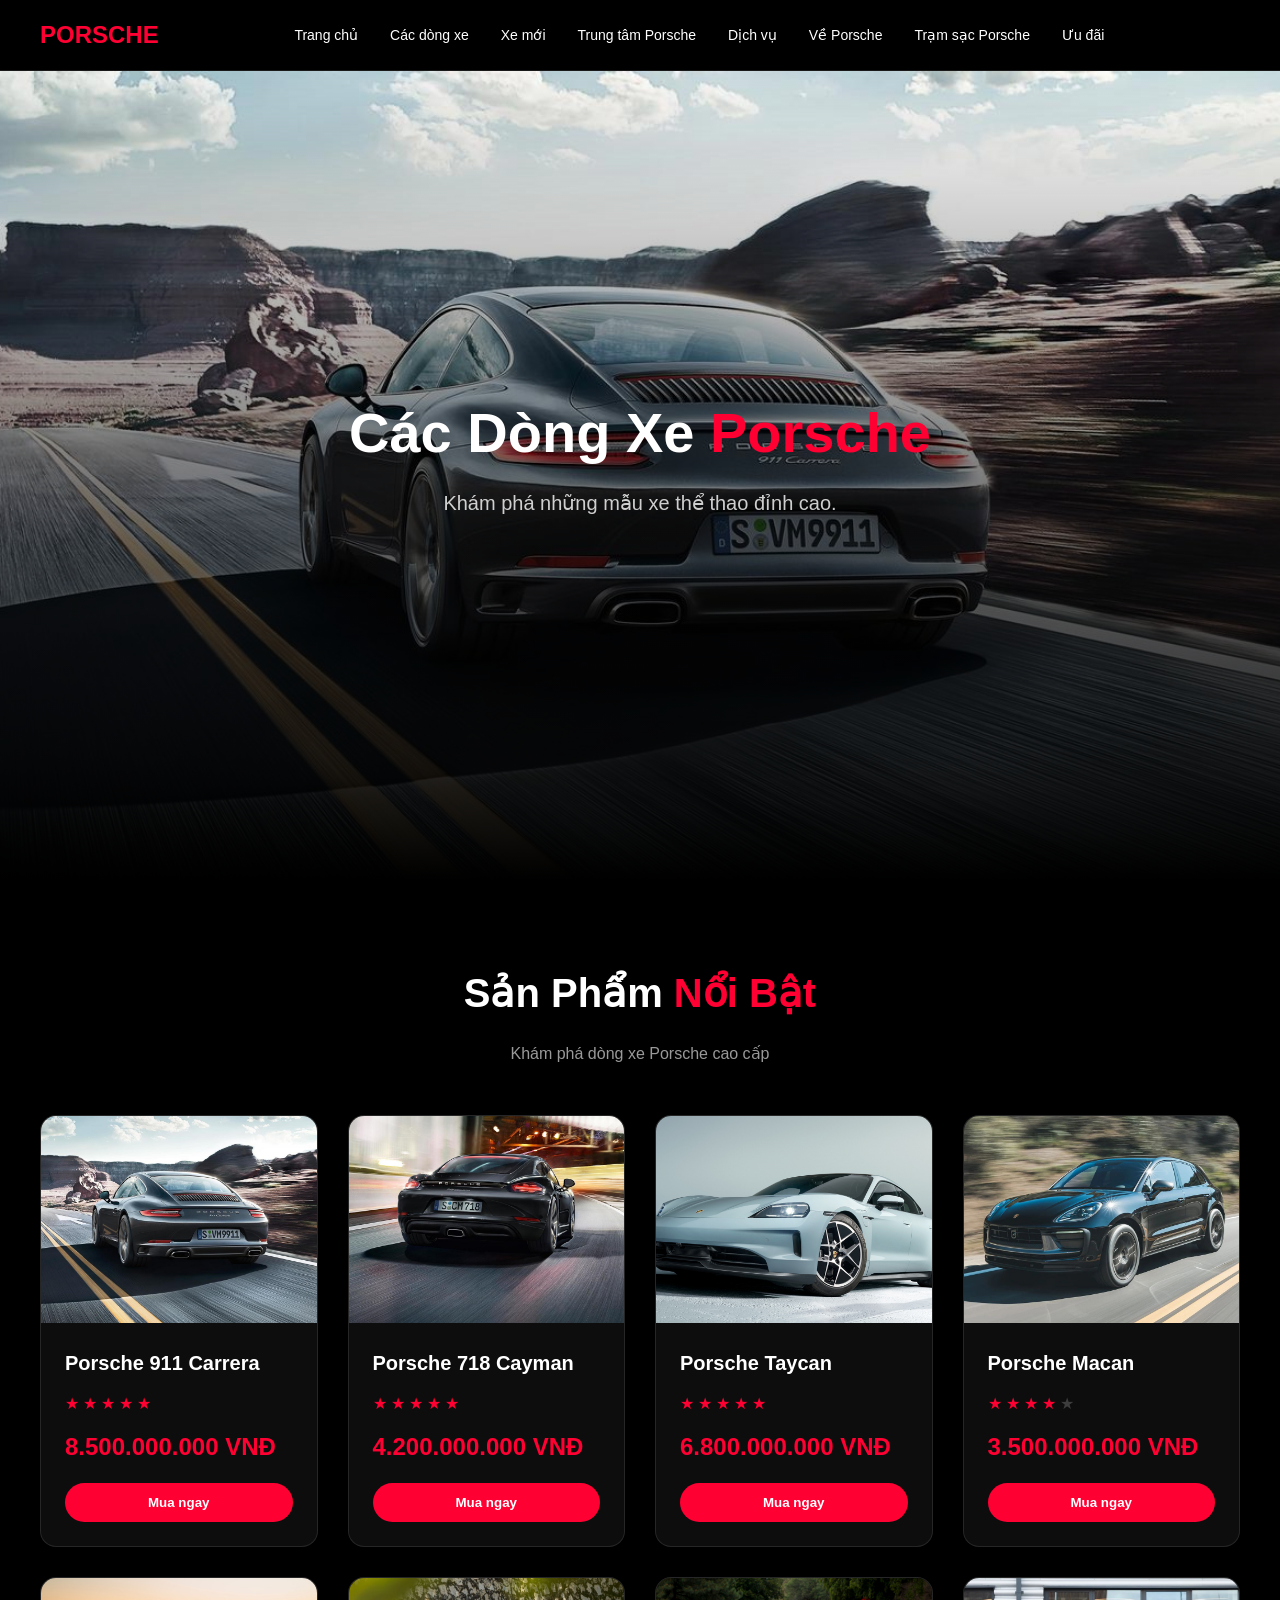
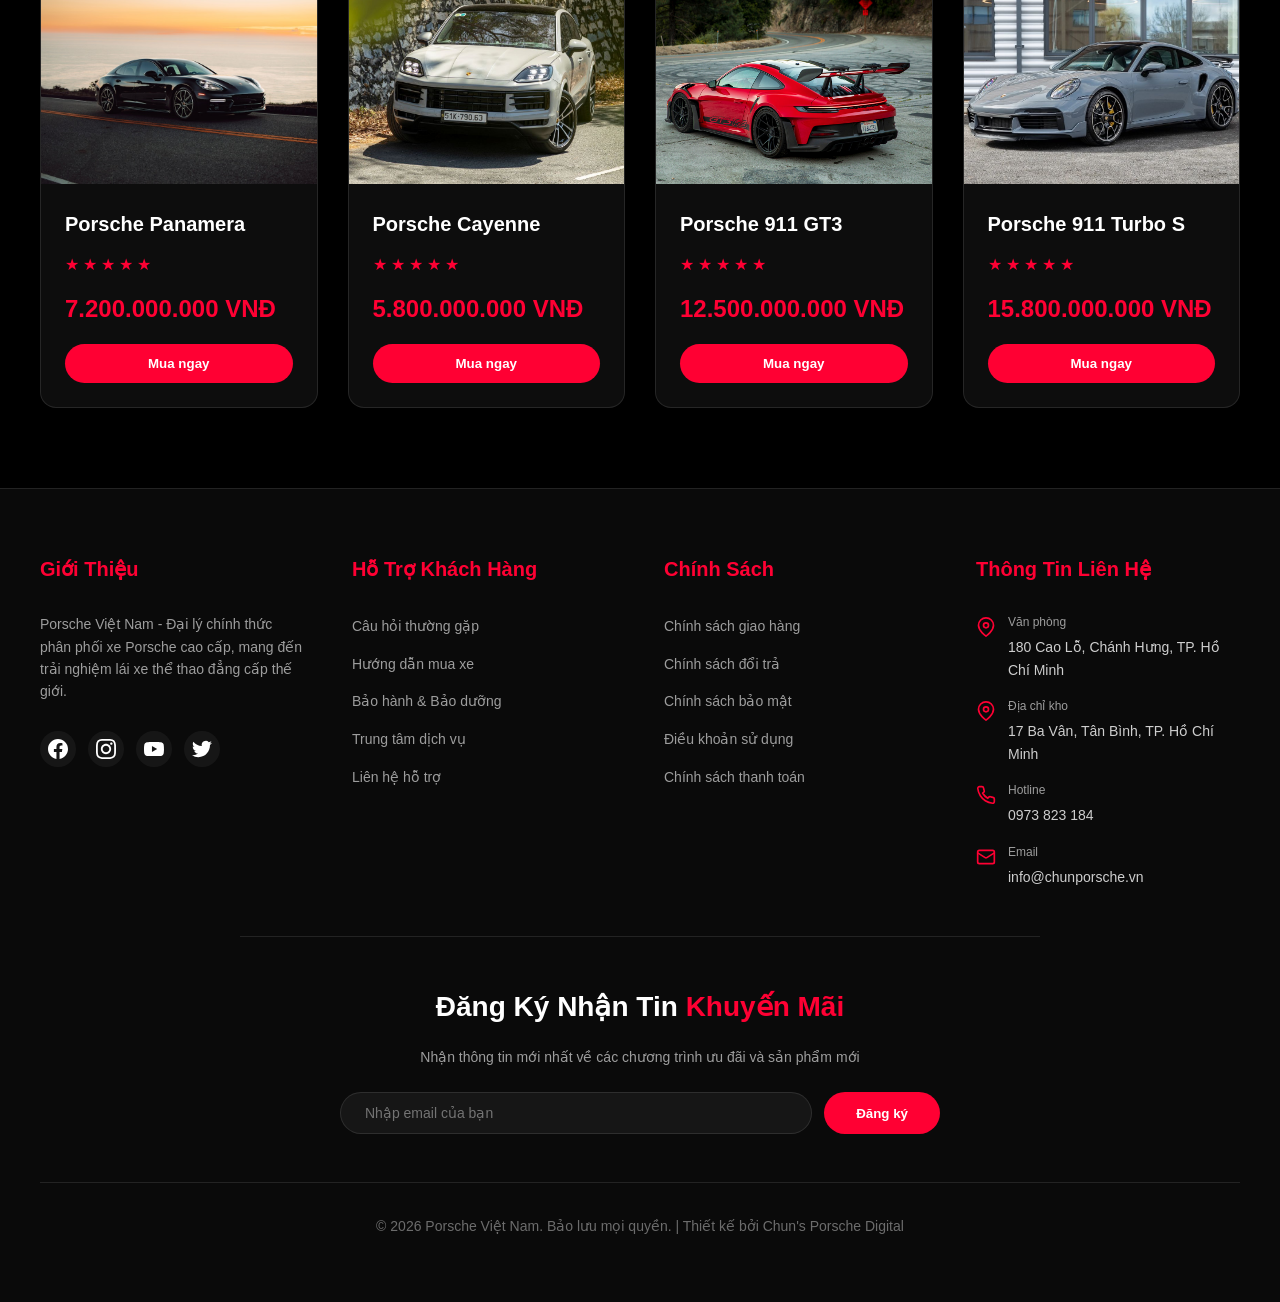
<file: Porsche-THNMW/dongxe.html>
<!DOCTYPE html>
<html lang="vi">

<head>
    <meta charset="UTF-8">
    <meta name="viewport" content="width=device-width, initial-scale=1.0">
    <title>Các Dòng Xe Porsche</title>
    <link rel="stylesheet" href="css/style.css">
</head>

<body>

    <header class="header">
        <div class="container">
            <div class="header-content">

                <div class="logo">
                    <h2 class="text-red">PORSCHE</h2>
                </div>

                <nav class="nav">
                    <a href="index.html" class="nav-link">Trang chủ</a>
                    <a href="dongxe.html" class="nav-link">Các dòng xe</a>
                    <a href="xemoi.html" class="nav-link">Xe mới</a>
                    <a href="trungtam.html" class="nav-link">Trung tâm Porsche</a>
                    <a href="dichvu.html" class="nav-link">Dịch vụ</a>
                    <a href="gioithieu.html" class="nav-link">Về Porsche</a>
                    <a href="tramsac.html" class="nav-link">Trạm sạc Porsche</a>
                    <a href="uudai.html" class="nav-link">Ưu đãi</a>
                </nav>

            </div>
        </div>
    </header>

    <section class="hero">
        <img src="images/porsche-911-carrera.jpg" class="hero-bg">
        <div class="hero-overlay"></div>

        <div class="hero-content">
            <h1 class="hero-title">
                Các Dòng Xe <span class="text-red">Porsche</span>
            </h1>

            <p class="hero-subtitle">
                Khám phá những mẫu xe thể thao đỉnh cao.
            </p>
        </div>
    </section>

    <!-- Featured Products -->
    <section class="section">
        <div class="container">
            <div class="section-header">
                <h2 class="section-title">Sản Phẩm <span class="text-red">Nổi Bật</span></h2>
                <p class="section-subtitle">Khám phá dòng xe Porsche cao cấp</p>
            </div>

            <div class="product-grid">
                <!-- Product 1 -->
                <div class="product-card">
                    <div class="product-image">
                        <img src="images/porsche-911-carrera.jpg" alt="Porsche 911 Carrera">
                        <div class="product-overlay"></div>
                    </div>
                    <div class="product-info">
                        <h3 class="product-name">Porsche 911 Carrera</h3>
                        <div class="product-rating">
                            <span class="star filled">★</span>
                            <span class="star filled">★</span>
                            <span class="star filled">★</span>
                            <span class="star filled">★</span>
                            <span class="star filled">★</span>
                        </div>
                        <p class="product-price">8.500.000.000 VNĐ</p>
                        <button class="btn-buy">Mua ngay</button>
                    </div>
                </div>

                <!-- Product 2 -->
                <div class="product-card">
                    <div class="product-image">
                        <img src="images/porsche-718-cayman.jpg" alt="Porsche 718 Cayman">
                        <div class="product-overlay"></div>
                    </div>
                    <div class="product-info">
                        <h3 class="product-name">Porsche 718 Cayman</h3>
                        <div class="product-rating">
                            <span class="star filled">★</span>
                            <span class="star filled">★</span>
                            <span class="star filled">★</span>
                            <span class="star filled">★</span>
                            <span class="star filled">★</span>
                        </div>
                        <p class="product-price">4.200.000.000 VNĐ</p>
                        <button class="btn-buy">Mua ngay</button>
                    </div>
                </div>

                <!-- Product 3 -->
                <div class="product-card">
                    <div class="product-image">
                        <img src="images/porsche-taycan.jpg" alt="Porsche Taycan">
                        <div class="product-overlay"></div>
                    </div>
                    <div class="product-info">
                        <h3 class="product-name">Porsche Taycan</h3>
                        <div class="product-rating">
                            <span class="star filled">★</span>
                            <span class="star filled">★</span>
                            <span class="star filled">★</span>
                            <span class="star filled">★</span>
                            <span class="star filled">★</span>
                        </div>
                        <p class="product-price">6.800.000.000 VNĐ</p>
                        <button class="btn-buy">Mua ngay</button>
                    </div>
                </div>

                <!-- Product 4 -->
                <div class="product-card">
                    <div class="product-image">
                        <img src="images/porsche-macan.jpg" alt="Porsche Macan">
                        <div class="product-overlay"></div>
                    </div>
                    <div class="product-info">
                        <h3 class="product-name">Porsche Macan</h3>
                        <div class="product-rating">
                            <span class="star filled">★</span>
                            <span class="star filled">★</span>
                            <span class="star filled">★</span>
                            <span class="star filled">★</span>
                            <span class="star">★</span>
                        </div>
                        <p class="product-price">3.500.000.000 VNĐ</p>
                        <button class="btn-buy">Mua ngay</button>
                    </div>
                </div>

                <!-- Product 5 -->
                <div class="product-card">
                    <div class="product-image">
                        <img src="images/porsche-panamera.jpg" alt="Porsche Panamera">
                        <div class="product-overlay"></div>
                    </div>
                    <div class="product-info">
                        <h3 class="product-name">Porsche Panamera</h3>
                        <div class="product-rating">
                            <span class="star filled">★</span>
                            <span class="star filled">★</span>
                            <span class="star filled">★</span>
                            <span class="star filled">★</span>
                            <span class="star filled">★</span>
                        </div>
                        <p class="product-price">7.200.000.000 VNĐ</p>
                        <button class="btn-buy">Mua ngay</button>
                    </div>
                </div>

                <!-- Product 6 -->
                <div class="product-card">
                    <div class="product-image">
                        <img src="images/porsche-cayenne.jpg" alt="Porsche Cayenne">
                        <div class="product-overlay"></div>
                    </div>
                    <div class="product-info">
                        <h3 class="product-name">Porsche Cayenne</h3>
                        <div class="product-rating">
                            <span class="star filled">★</span>
                            <span class="star filled">★</span>
                            <span class="star filled">★</span>
                            <span class="star filled">★</span>
                            <span class="star filled">★</span>
                        </div>
                        <p class="product-price">5.800.000.000 VNĐ</p>
                        <button class="btn-buy">Mua ngay</button>
                    </div>
                </div>

                <!-- Product 7 -->
                <div class="product-card">
                    <div class="product-image">
                        <img src="images/porsche-gt3.jpg" alt="Porsche 911 GT3">
                        <div class="product-overlay"></div>
                    </div>
                    <div class="product-info">
                        <h3 class="product-name">Porsche 911 GT3</h3>
                        <div class="product-rating">
                            <span class="star filled">★</span>
                            <span class="star filled">★</span>
                            <span class="star filled">★</span>
                            <span class="star filled">★</span>
                            <span class="star filled">★</span>
                        </div>
                        <p class="product-price">12.500.000.000 VNĐ</p>
                        <button class="btn-buy">Mua ngay</button>
                    </div>
                </div>

                <!-- Product 8 -->
                <div class="product-card">
                    <div class="product-image">
                        <img src="images/porsche-turbo-s.jpg" alt="Porsche 911 Turbo S">
                        <div class="product-overlay"></div>
                    </div>
                    <div class="product-info">
                        <h3 class="product-name">Porsche 911 Turbo S</h3>
                        <div class="product-rating">
                            <span class="star filled">★</span>
                            <span class="star filled">★</span>
                            <span class="star filled">★</span>
                            <span class="star filled">★</span>
                            <span class="star filled">★</span>
                        </div>
                        <p class="product-price">15.800.000.000 VNĐ</p>
                        <button class="btn-buy">Mua ngay</button>
                    </div>
                </div>
            </div>
        </div>
    </section>

    <!-- Footer -->
    <footer class="footer">
        <div class="container">
            <div class="footer-grid">
                <!-- About -->
                <div class="footer-col">
                    <h3 class="footer-title">Giới Thiệu</h3>
                    <p class="footer-text">Porsche Việt Nam - Đại lý chính thức phân phối xe Porsche cao cấp, mang đến
                        trải nghiệm lái xe thể thao đẳng cấp thế giới.</p>
                    <div class="social-links">
                        <a href="#" class="social-link" aria-label="Facebook">
                            <svg width="20" height="20" viewBox="0 0 24 24" fill="currentColor">
                                <path
                                    d="M24 12.073c0-6.627-5.373-12-12-12s-12 5.373-12 12c0 5.99 4.388 10.954 10.125 11.854v-8.385H7.078v-3.47h3.047V9.43c0-3.007 1.792-4.669 4.533-4.669 1.312 0 2.686.235 2.686.235v2.953H15.83c-1.491 0-1.956.925-1.956 1.874v2.25h3.328l-.532 3.47h-2.796v8.385C19.612 23.027 24 18.062 24 12.073z" />
                            </svg>
                        </a>
                        <a href="#" class="social-link" aria-label="Instagram">
                            <svg width="20" height="20" viewBox="0 0 24 24" fill="currentColor">
                                <path
                                    d="M12 2.163c3.204 0 3.584.012 4.85.07 3.252.148 4.771 1.691 4.919 4.919.058 1.265.069 1.645.069 4.849 0 3.205-.012 3.584-.069 4.849-.149 3.225-1.664 4.771-4.919 4.919-1.266.058-1.644.07-4.85.07-3.204 0-3.584-.012-4.849-.07-3.26-.149-4.771-1.699-4.919-4.92-.058-1.265-.07-1.644-.07-4.849 0-3.204.013-3.583.07-4.849.149-3.227 1.664-4.771 4.919-4.919 1.266-.057 1.645-.069 4.849-.069zm0-2.163c-3.259 0-3.667.014-4.947.072-4.358.2-6.78 2.618-6.98 6.98-.059 1.281-.073 1.689-.073 4.948 0 3.259.014 3.668.072 4.948.2 4.358 2.618 6.78 6.98 6.98 1.281.058 1.689.072 4.948.072 3.259 0 3.668-.014 4.948-.072 4.354-.2 6.782-2.618 6.979-6.98.059-1.28.073-1.689.073-4.948 0-3.259-.014-3.667-.072-4.947-.196-4.354-2.617-6.78-6.979-6.98-1.281-.059-1.69-.073-4.949-.073zm0 5.838c-3.403 0-6.162 2.759-6.162 6.162s2.759 6.163 6.162 6.163 6.162-2.759 6.162-6.163c0-3.403-2.759-6.162-6.162-6.162zm0 10.162c-2.209 0-4-1.79-4-4 0-2.209 1.791-4 4-4s4 1.791 4 4c0 2.21-1.791 4-4 4zm6.406-11.845c-.796 0-1.441.645-1.441 1.44s.645 1.44 1.441 1.44c.795 0 1.439-.645 1.439-1.44s-.644-1.44-1.439-1.44z" />
                            </svg>
                        </a>
                        <a href="#" class="social-link" aria-label="Youtube">
                            <svg width="20" height="20" viewBox="0 0 24 24" fill="currentColor">
                                <path
                                    d="M23.498 6.186a3.016 3.016 0 0 0-2.122-2.136C19.505 3.545 12 3.545 12 3.545s-7.505 0-9.377.505A3.017 3.017 0 0 0 .502 6.186C0 8.07 0 12 0 12s0 3.93.502 5.814a3.016 3.016 0 0 0 2.122 2.136c1.871.505 9.376.505 9.376.505s7.505 0 9.377-.505a3.015 3.015 0 0 0 2.122-2.136C24 15.93 24 12 24 12s0-3.93-.502-5.814zM9.545 15.568V8.432L15.818 12l-6.273 3.568z" />
                            </svg>
                        </a>
                        <a href="#" class="social-link" aria-label="Twitter">
                            <svg width="20" height="20" viewBox="0 0 24 24" fill="currentColor">
                                <path
                                    d="M23.953 4.57a10 10 0 01-2.825.775 4.958 4.958 0 002.163-2.723c-.951.555-2.005.959-3.127 1.184a4.92 4.92 0 00-8.384 4.482C7.69 8.095 4.067 6.13 1.64 3.162a4.822 4.822 0 00-.666 2.475c0 1.71.87 3.213 2.188 4.096a4.904 4.904 0 01-2.228-.616v.06a4.923 4.923 0 003.946 4.827 4.996 4.996 0 01-2.212.085 4.936 4.936 0 004.604 3.417 9.867 9.867 0 01-6.102 2.105c-.39 0-.779-.023-1.17-.067a13.995 13.995 0 007.557 2.209c9.053 0 13.998-7.496 13.998-13.985 0-.21 0-.42-.015-.63A9.935 9.935 0 0024 4.59z" />
                            </svg>
                        </a>
                    </div>
                </div>

                <!-- Customer Support -->
                <div class="footer-col">
                    <h3 class="footer-title">Hỗ Trợ Khách Hàng</h3>
                    <ul class="footer-links">
                        <li><a href="#">Câu hỏi thường gặp</a></li>
                        <li><a href="#">Hướng dẫn mua xe</a></li>
                        <li><a href="#">Bảo hành & Bảo dưỡng</a></li>
                        <li><a href="#">Trung tâm dịch vụ</a></li>
                        <li><a href="#">Liên hệ hỗ trợ</a></li>
                    </ul>
                </div>

                <!-- Policies -->
                <div class="footer-col">
                    <h3 class="footer-title">Chính Sách</h3>
                    <ul class="footer-links">
                        <li><a href="#">Chính sách giao hàng</a></li>
                        <li><a href="#">Chính sách đổi trả</a></li>
                        <li><a href="#">Chính sách bảo mật</a></li>
                        <li><a href="#">Điều khoản sử dụng</a></li>
                        <li><a href="#">Chính sách thanh toán</a></li>
                    </ul>
                </div>

                <!-- Contact Info -->
                <div class="footer-col">
                    <h3 class="footer-title">Thông Tin Liên Hệ</h3>
                    <div class="contact-info">
                        <div class="contact-item">
                            <svg class="contact-icon" width="20" height="20" viewBox="0 0 24 24" fill="none"
                                stroke="currentColor" stroke-width="2">
                                <path d="M21 10c0 7-9 13-9 13s-9-6-9-13a9 9 0 0 1 18 0z"></path>
                                <circle cx="12" cy="10" r="3"></circle>
                            </svg>
                            <div>
                                <p class="contact-label">Văn phòng</p>
                                <p class="contact-value">180 Cao Lỗ, Chánh Hưng, TP. Hồ Chí Minh</p>
                            </div>
                        </div>
                        <div class="contact-item">
                            <svg class="contact-icon" width="20" height="20" viewBox="0 0 24 24" fill="none"
                                stroke="currentColor" stroke-width="2">
                                <path d="M21 10c0 7-9 13-9 13s-9-6-9-13a9 9 0 0 1 18 0z"></path>
                                <circle cx="12" cy="10" r="3"></circle>
                            </svg>
                            <div>
                                <p class="contact-label">Địa chỉ kho</p>
                                <p class="contact-value">17 Ba Vân, Tân Bình, TP. Hồ Chí Minh</p>
                            </div>
                        </div>
                        <div class="contact-item">
                            <svg class="contact-icon" width="20" height="20" viewBox="0 0 24 24" fill="none"
                                stroke="currentColor" stroke-width="2">
                                <path
                                    d="M22 16.92v3a2 2 0 0 1-2.18 2 19.79 19.79 0 0 1-8.63-3.07 19.5 19.5 0 0 1-6-6 19.79 19.79 0 0 1-3.07-8.67A2 2 0 0 1 4.11 2h3a2 2 0 0 1 2 1.72 12.84 12.84 0 0 0 .7 2.81 2 2 0 0 1-.45 2.11L8.09 9.91a16 16 0 0 0 6 6l1.27-1.27a2 2 0 0 1 2.11-.45 12.84 12.84 0 0 0 2.81.7A2 2 0 0 1 22 16.92z">
                                </path>
                            </svg>
                            <div>
                                <p class="contact-label">Hotline</p>
                                <p class="contact-value">0973 823 184</p>
                            </div>
                        </div>
                        <div class="contact-item">
                            <svg class="contact-icon" width="20" height="20" viewBox="0 0 24 24" fill="none"
                                stroke="currentColor" stroke-width="2">
                                <rect x="2" y="4" width="20" height="16" rx="2"></rect>
                                <path d="m22 7-8.97 5.7a1.94 1.94 0 0 1-2.06 0L2 7"></path>
                            </svg>
                            <div>
                                <p class="contact-label">Email</p>
                                <p class="contact-value">info@chunporsche.vn</p>
                            </div>
                        </div>
                    </div>
                </div>
            </div>

            <!-- Newsletter -->
            <div class="newsletter">
                <h3 class="newsletter-title">Đăng Ký Nhận Tin <span class="text-red">Khuyến Mãi</span></h3>
                <p class="newsletter-subtitle">Nhận thông tin mới nhất về các chương trình ưu đãi và sản phẩm mới</p>
                <form class="newsletter-form">
                    <input type="email" placeholder="Nhập email của bạn" class="newsletter-input" required>
                    <button type="submit" class="newsletter-btn">Đăng ký</button>
                </form>
            </div>

            <!-- Copyright -->
            <div class="copyright">
                <p>© 2026 Porsche Việt Nam. Bảo lưu mọi quyền. | Thiết kế bởi Chun's Porsche Digital</p>
            </div>
        </div>
    </footer>

</body>

</html>
</file>
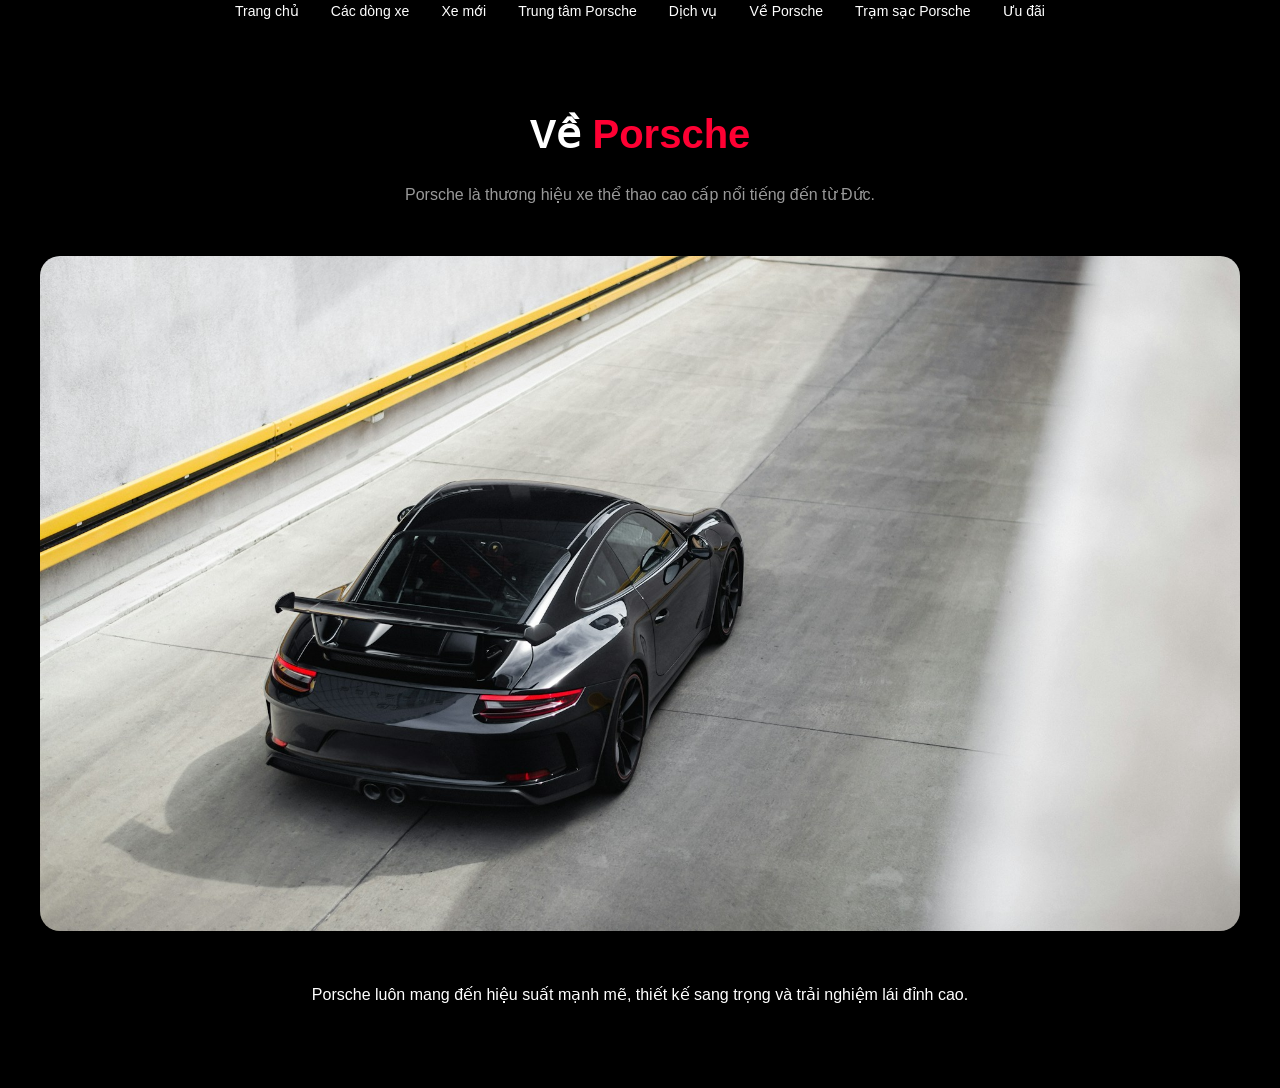
<file: Porsche-THNMW/gioithieu.html>
<!DOCTYPE html>
<html lang="vi">

<head>
    <meta charset="UTF-8">
    <title>Giới Thiệu Porsche</title>
    <link rel="stylesheet" href="css/style.css">
</head>

<body>
    <nav class="nav">
        <a href="index.html" class="nav-link">Trang chủ</a>
        <a href="dongxe.html" class="nav-link">Các dòng xe</a>
        <a href="xemoi.html" class="nav-link">Xe mới</a>
        <a href="trungtam.html" class="nav-link">Trung tâm Porsche</a>
        <a href="dichvu.html" class="nav-link">Dịch vụ</a>
        <a href="gioithieu.html" class="nav-link">Về Porsche</a>
        <a href="tramsac.html" class="nav-link">Trạm sạc Porsche</a>
        <a href="uudai.html" class="nav-link">Ưu đãi</a>
    </nav>

    <section class="section">

        <div class="container">

            <div class="section-header">

                <h1 class="section-title">
                    Về <span class="text-red">Porsche</span>
                </h1>

                <p class="section-subtitle">
                    Porsche là thương hiệu xe thể thao cao cấp nổi tiếng đến từ Đức.
                </p>

            </div>

            <img src="images/hero-911.jpg" style="border-radius:20px; margin:auto;">

            <br><br>

            <p style="text-align:center;">
                Porsche luôn mang đến hiệu suất mạnh mẽ,
                thiết kế sang trọng và trải nghiệm lái đỉnh cao.
            </p>

        </div>

    </section>

</body>

</html>
</file>
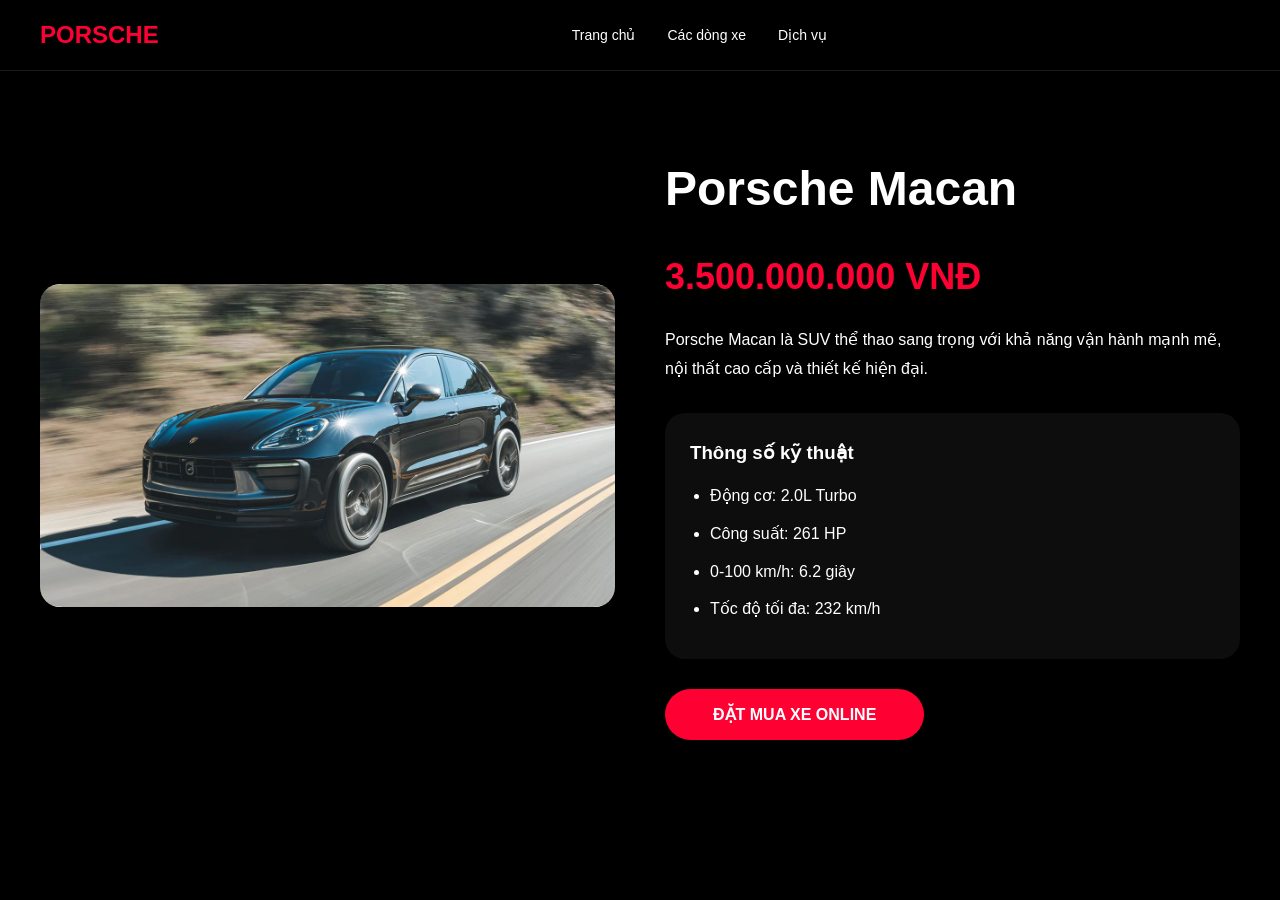
<file: Porsche-THNMW/macan.html>
<!DOCTYPE html>
<html lang="vi">

<head>

    <meta charset="UTF-8">

    <meta name="viewport" content="width=device-width, initial-scale=1.0">

    <title>
        Porsche Macan
    </title>

    <link rel="stylesheet" href="css/style.css">

</head>

<body>

    <header class="header">

        <div class="container">

            <div class="header-content">

                <div class="logo">

                    <h2 class="text-red">
                        PORSCHE
                    </h2>

                </div>

                <nav class="nav">

                    <a href="index.html" class="nav-link">

                        Trang chủ

                    </a>

                    <a href="dongxe.html" class="nav-link">

                        Các dòng xe

                    </a>

                    <a href="dichvu.html" class="nav-link">

                        Dịch vụ

                    </a>

                </nav>

            </div>

        </div>

    </header>

    <section class="section">

        <div class="container">

            <div class="product-detail-grid">

                <div class="detail-image">

                    <img src="images/porsche-macan.jpg" alt="Porsche Macan">

                </div>

                <div class="detail-info">

                    <h1 class="detail-title">
                        Porsche Macan
                    </h1>

                    <h2 class="detail-price">
                        3.500.000.000 VNĐ
                    </h2>

                    <p class="detail-desc">

                        Porsche Macan là SUV thể thao
                        sang trọng với khả năng vận hành mạnh mẽ,
                        nội thất cao cấp và thiết kế hiện đại.

                    </p>

                    <div class="specs-box">

                        <h3>Thông số kỹ thuật</h3>

                        <ul>

                            <li>Động cơ: 2.0L Turbo</li>

                            <li>Công suất: 261 HP</li>

                            <li>0-100 km/h: 6.2 giây</li>

                            <li>Tốc độ tối đa: 232 km/h</li>

                        </ul>

                    </div>

                    <button class="btn-primary openModal" data-service="Macan">

                        ĐẶT MUA XE ONLINE

                    </button>

                </div>

            </div>

        </div>

    </section>

    <!-- =========================
         MODAL
    ========================== -->

    <div class="custom-modal" id="serviceModal">

        <div class="modal-content-box">

            <span class="close-modal" id="closeModal">

                &times;

            </span>

            <h2 style="margin-bottom:20px;">

                Đặt mua xe online

            </h2>

            <form id="modalForm">

                <input type="text" id="modalName" placeholder="Họ tên">

                <small id="modalNameError" class="error-text">
                </small>

                <input type="text" id="modalPhone" placeholder="Số điện thoại">

                <small id="modalPhoneError" class="error-text">
                </small>

                <input type="email" id="modalEmail" placeholder="Email">

                <small id="modalEmailError" class="error-text">
                </small>

                <button type="submit" class="btn-primary">

                    Xác nhận thông tin

                </button>

                <p id="successMessage" class="success-message">
                </p>

            </form>

        </div>

    </div>

    <script src="js/script.js"></script>

</body>

</html>
</file>
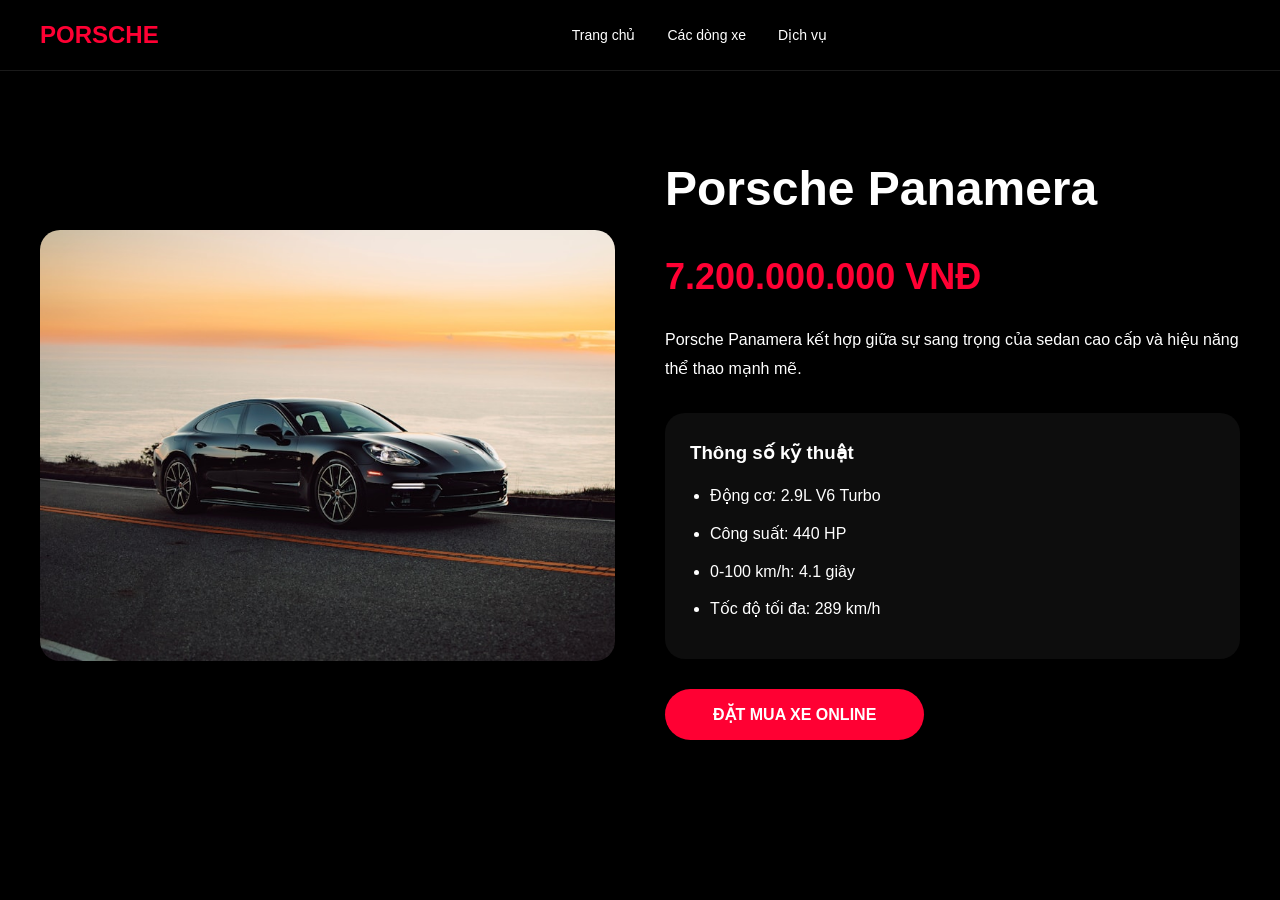
<file: Porsche-THNMW/panamera.html>
<!DOCTYPE html>
<html lang="vi">

<head>

    <meta charset="UTF-8">

    <meta name="viewport" content="width=device-width, initial-scale=1.0">

    <title>
        Porsche Panamera
    </title>

    <link rel="stylesheet" href="css/style.css">

</head>

<body>

    <header class="header">

        <div class="container">

            <div class="header-content">

                <div class="logo">

                    <h2 class="text-red">
                        PORSCHE
                    </h2>

                </div>

                <nav class="nav">

                    <a href="index.html" class="nav-link">

                        Trang chủ

                    </a>

                    <a href="dongxe.html" class="nav-link">

                        Các dòng xe

                    </a>

                    <a href="dichvu.html" class="nav-link">

                        Dịch vụ

                    </a>

                </nav>

            </div>

        </div>

    </header>

    <section class="section">

        <div class="container">

            <div class="product-detail-grid">

                <div class="detail-image">

                    <img src="images/porsche-panamera.jpg" alt="Porsche Panamera">

                </div>

                <div class="detail-info">

                    <h1 class="detail-title">
                        Porsche Panamera
                    </h1>

                    <h2 class="detail-price">
                        7.200.000.000 VNĐ
                    </h2>

                    <p class="detail-desc">

                        Porsche Panamera kết hợp giữa
                        sự sang trọng của sedan cao cấp
                        và hiệu năng thể thao mạnh mẽ.

                    </p>

                    <div class="specs-box">

                        <h3>Thông số kỹ thuật</h3>

                        <ul>

                            <li>Động cơ: 2.9L V6 Turbo</li>

                            <li>Công suất: 440 HP</li>

                            <li>0-100 km/h: 4.1 giây</li>

                            <li>Tốc độ tối đa: 289 km/h</li>

                        </ul>

                    </div>

                    <button class="btn-primary openModal" data-service="Panamera">

                        ĐẶT MUA XE ONLINE

                    </button>

                </div>

            </div>

        </div>

    </section>

    <!-- =========================
         MODAL
    ========================== -->

    <div class="custom-modal" id="serviceModal">

        <div class="modal-content-box">

            <span class="close-modal" id="closeModal">

                &times;

            </span>

            <h2 style="margin-bottom:20px;">

                Đặt mua xe online

            </h2>

            <form id="modalForm">

                <input type="text" id="modalName" placeholder="Họ tên">

                <small id="modalNameError" class="error-text">
                </small>

                <input type="text" id="modalPhone" placeholder="Số điện thoại">

                <small id="modalPhoneError" class="error-text">
                </small>

                <input type="email" id="modalEmail" placeholder="Email">

                <small id="modalEmailError" class="error-text">
                </small>

                <button type="submit" class="btn-primary">

                    Xác nhận thông tin

                </button>

                <p id="successMessage" class="success-message">
                </p>

            </form>

        </div>

    </div>

    <script src="js/script.js"></script>

</body>

</html>
</file>
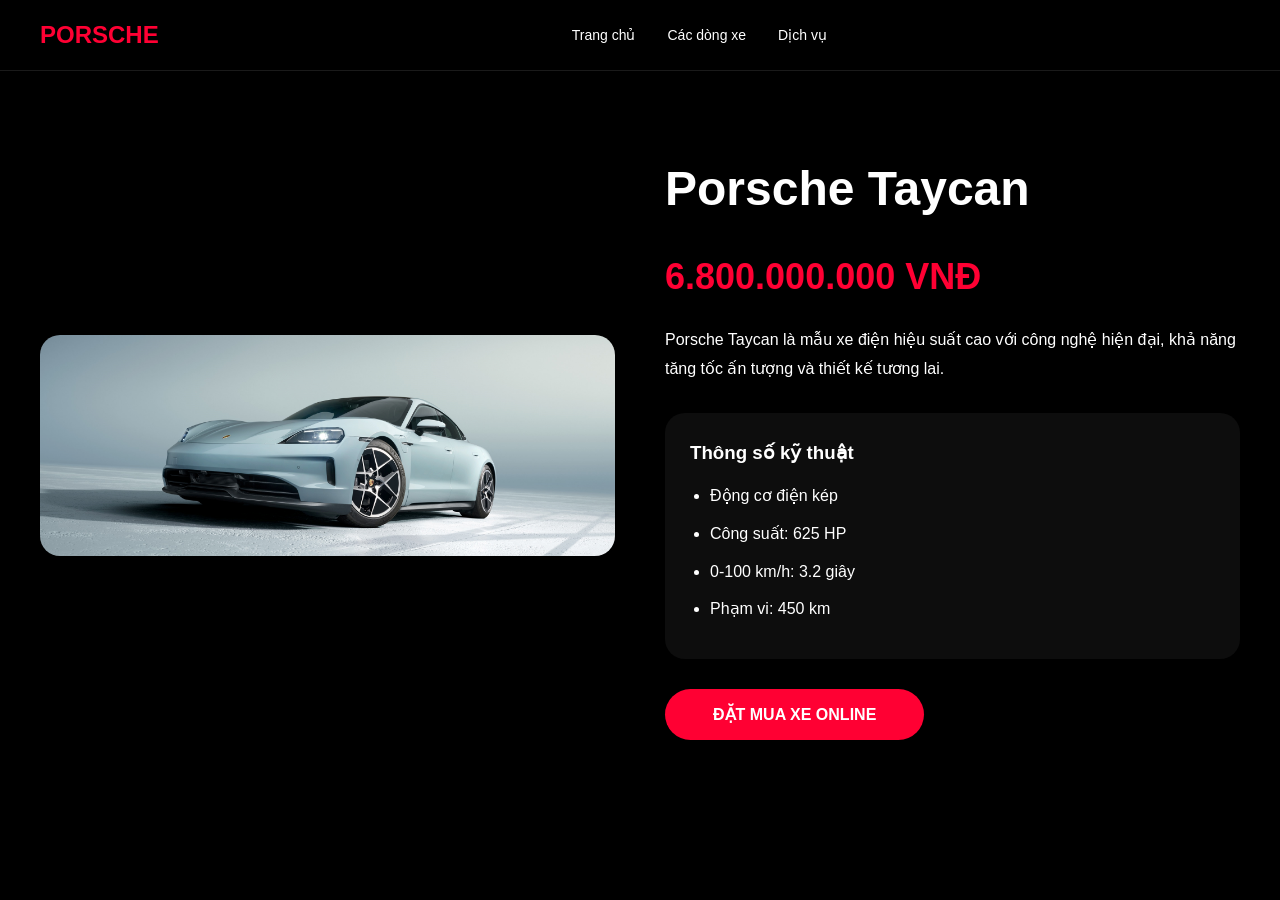
<file: Porsche-THNMW/taycan.html>
<!DOCTYPE html>
<html lang="vi">

<head>

    <meta charset="UTF-8">

    <meta name="viewport" content="width=device-width, initial-scale=1.0">

    <title>
        Porsche Taycan
    </title>

    <link rel="stylesheet" href="css/style.css">

</head>

<body>

    <header class="header">

        <div class="container">

            <div class="header-content">

                <div class="logo">

                    <h2 class="text-red">
                        PORSCHE
                    </h2>

                </div>

                <nav class="nav">

                    <a href="index.html" class="nav-link">

                        Trang chủ

                    </a>

                    <a href="dongxe.html" class="nav-link">

                        Các dòng xe

                    </a>

                    <a href="dichvu.html" class="nav-link">

                        Dịch vụ

                    </a>

                </nav>

            </div>

        </div>

    </header>

    <section class="section">

        <div class="container">

            <div class="product-detail-grid">

                <div class="detail-image">

                    <img src="images/porsche-taycan.jpg" alt="Porsche Taycan">

                </div>

                <div class="detail-info">

                    <h1 class="detail-title">
                        Porsche Taycan
                    </h1>

                    <h2 class="detail-price">
                        6.800.000.000 VNĐ
                    </h2>

                    <p class="detail-desc">

                        Porsche Taycan là mẫu xe điện
                        hiệu suất cao với công nghệ hiện đại,
                        khả năng tăng tốc ấn tượng
                        và thiết kế tương lai.

                    </p>

                    <div class="specs-box">

                        <h3>Thông số kỹ thuật</h3>

                        <ul>

                            <li>Động cơ điện kép</li>

                            <li>Công suất: 625 HP</li>

                            <li>0-100 km/h: 3.2 giây</li>

                            <li>Phạm vi: 450 km</li>

                        </ul>

                    </div>

                    <button class="btn-primary openModal" data-service="Taycan">

                        ĐẶT MUA XE ONLINE

                    </button>

                </div>

            </div>

        </div>

    </section>

    <!-- =========================
         MODAL
    ========================== -->

    <div class="custom-modal" id="serviceModal">

        <div class="modal-content-box">

            <span class="close-modal" id="closeModal">

                &times;

            </span>

            <h2 style="margin-bottom:20px;">

                Đặt mua xe online

            </h2>

            <form id="modalForm">

                <input type="text" id="modalName" placeholder="Họ tên">

                <small id="modalNameError" class="error-text">
                </small>

                <input type="text" id="modalPhone" placeholder="Số điện thoại">

                <small id="modalPhoneError" class="error-text">
                </small>

                <input type="email" id="modalEmail" placeholder="Email">

                <small id="modalEmailError" class="error-text">
                </small>

                <button type="submit" class="btn-primary">

                    Xác nhận thông tin

                </button>

                <p id="successMessage" class="success-message">
                </p>

            </form>

        </div>

    </div>

    <script src="js/script.js"></script>

</body>

</html>
</file>
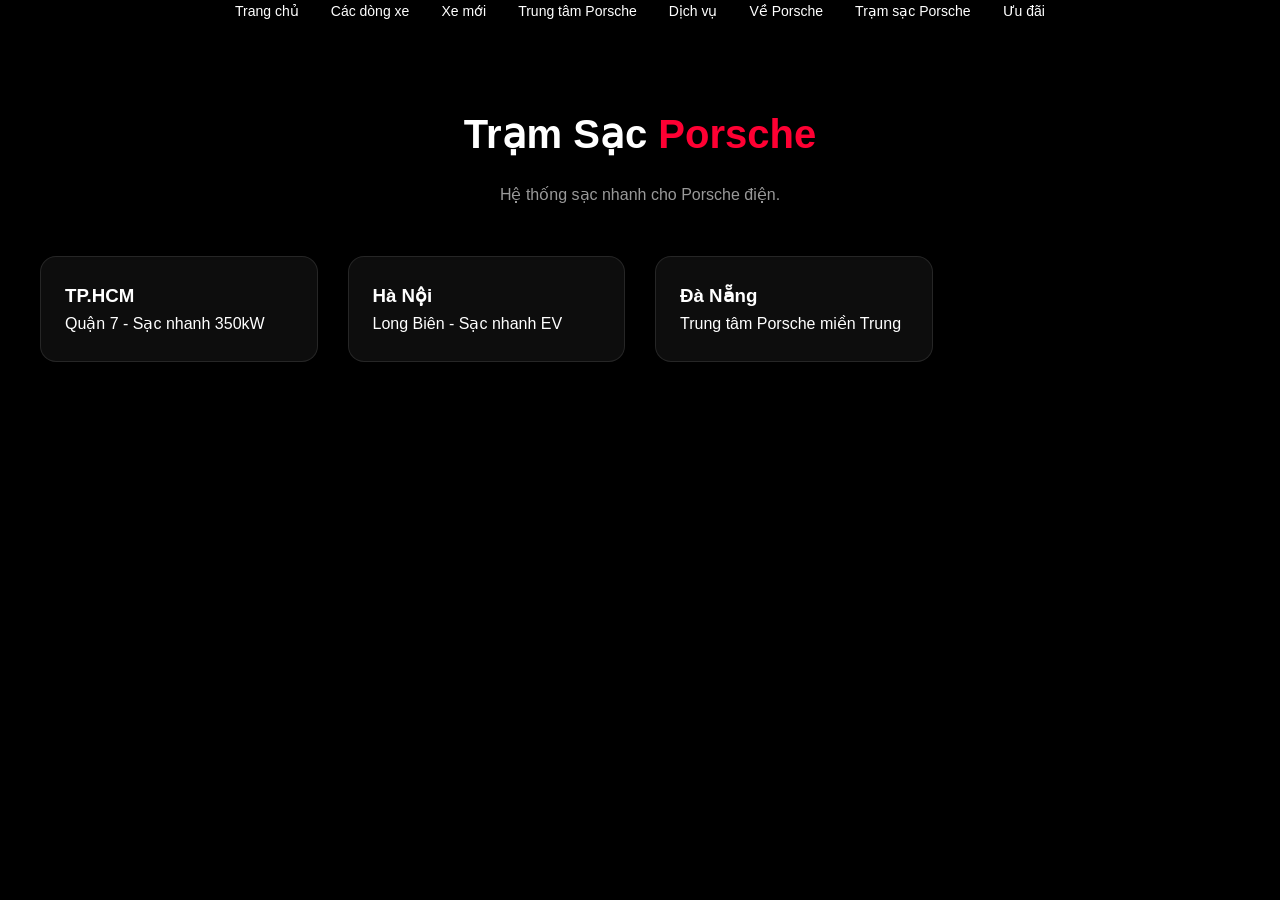
<file: Porsche-THNMW/tramsac.html>
<!DOCTYPE html>
<html lang="vi">

<head>
    <meta charset="UTF-8">
    <title>Trạm Sạc Porsche</title>
    <link rel="stylesheet" href="css/style.css">
</head>

<body>
    <nav class="nav">
        <a href="index.html" class="nav-link">Trang chủ</a>
        <a href="dongxe.html" class="nav-link">Các dòng xe</a>
        <a href="xemoi.html" class="nav-link">Xe mới</a>
        <a href="trungtam.html" class="nav-link">Trung tâm Porsche</a>
        <a href="dichvu.html" class="nav-link">Dịch vụ</a>
        <a href="gioithieu.html" class="nav-link">Về Porsche</a>
        <a href="tramsac.html" class="nav-link">Trạm sạc Porsche</a>
        <a href="uudai.html" class="nav-link">Ưu đãi</a>
    </nav>

    <section class="section">

        <div class="container">

            <div class="section-header">

                <h1 class="section-title">
                    Trạm Sạc <span class="text-red">Porsche</span>
                </h1>

                <p class="section-subtitle">
                    Hệ thống sạc nhanh cho Porsche điện.
                </p>

            </div>

            <div class="review-grid">

                <div class="review-card">
                    <h3>TP.HCM</h3>
                    <p>Quận 7 - Sạc nhanh 350kW</p>
                </div>

                <div class="review-card">
                    <h3>Hà Nội</h3>
                    <p>Long Biên - Sạc nhanh EV</p>
                </div>

                <div class="review-card">
                    <h3>Đà Nẵng</h3>
                    <p>Trung tâm Porsche miền Trung</p>
                </div>

            </div>

        </div>

    </section>

</body>

</html>
</file>
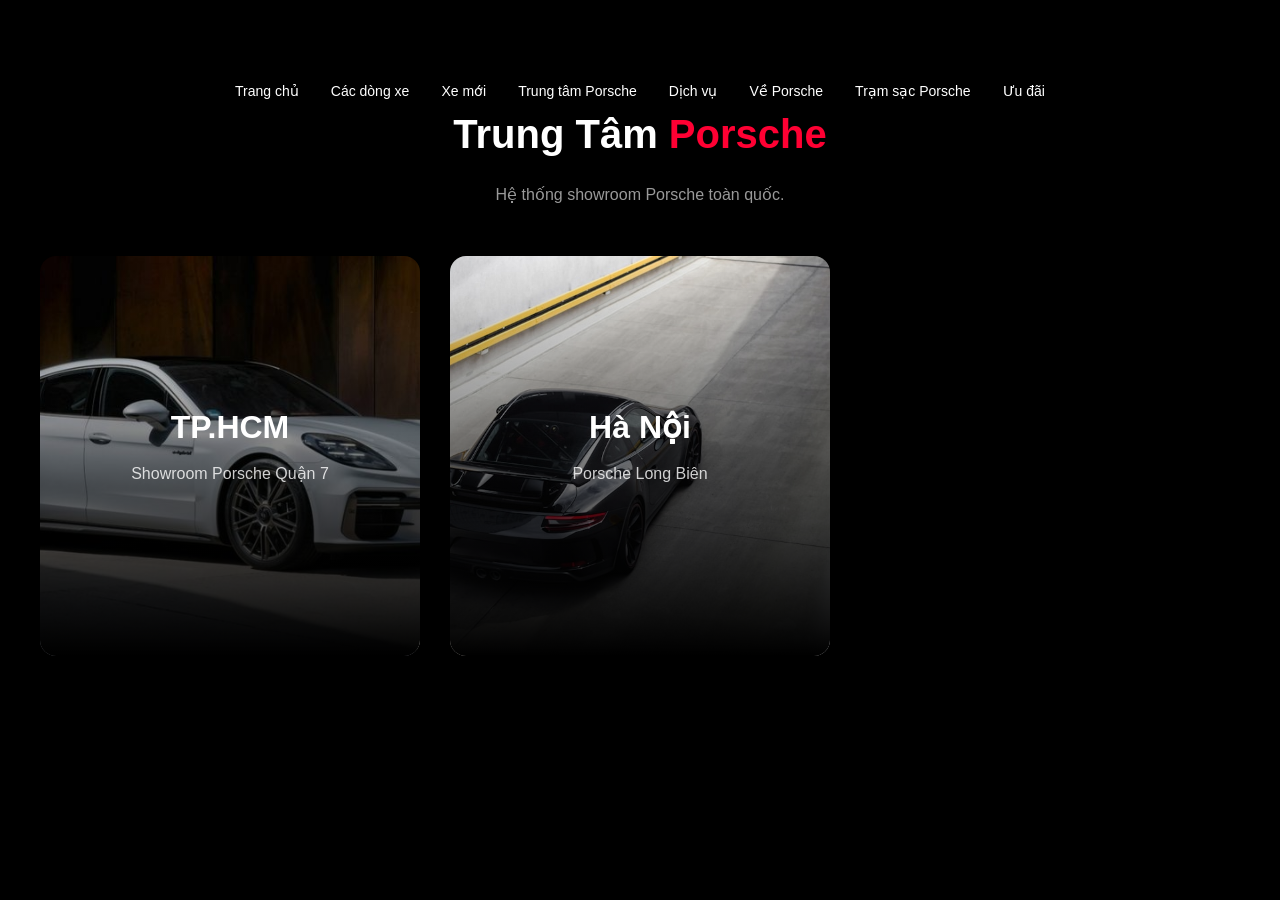
<file: Porsche-THNMW/trungtam.html>
<!DOCTYPE html>
<html lang="vi">

<head>
    <meta charset="UTF-8">
    <title>Trung Tâm Porsche</title>
    <link rel="stylesheet" href="css/style.css">
</head>

<body>

    <section class="section">
        <div class="container">

            <div class="section-header">
                <nav class="nav">
                    <a href="index.html" class="nav-link">Trang chủ</a>
                    <a href="dongxe.html" class="nav-link">Các dòng xe</a>
                    <a href="xemoi.html" class="nav-link">Xe mới</a>
                    <a href="trungtam.html" class="nav-link">Trung tâm Porsche</a>
                    <a href="dichvu.html" class="nav-link">Dịch vụ</a>
                    <a href="gioithieu.html" class="nav-link">Về Porsche</a>
                    <a href="tramsac.html" class="nav-link">Trạm sạc Porsche</a>
                    <a href="uudai.html" class="nav-link">Ưu đãi</a>
                </nav>
                <h1 class="section-title">
                    Trung Tâm <span class="text-red">Porsche</span>
                </h1>

                <p class="section-subtitle">
                    Hệ thống showroom Porsche toàn quốc.
                </p>
            </div>

            <div class="category-grid">

                <div class="category-card">
                    <img src="images/category-luxury.jpg" class="category-image">

                    <div class="category-overlay"></div>

                    <div class="category-content">
                        <h3 class="category-name">TP.HCM</h3>
                        <p class="category-desc">
                            Showroom Porsche Quận 7
                        </p>
                    </div>
                </div>

                <div class="category-card">
                    <img src="images/category-sports.jpg" class="category-image">

                    <div class="category-overlay"></div>

                    <div class="category-content">
                        <h3 class="category-name">Hà Nội</h3>
                        <p class="category-desc">
                            Porsche Long Biên
                        </p>
                    </div>
                </div>

            </div>

        </div>
    </section>

</body>

</html>
</file>
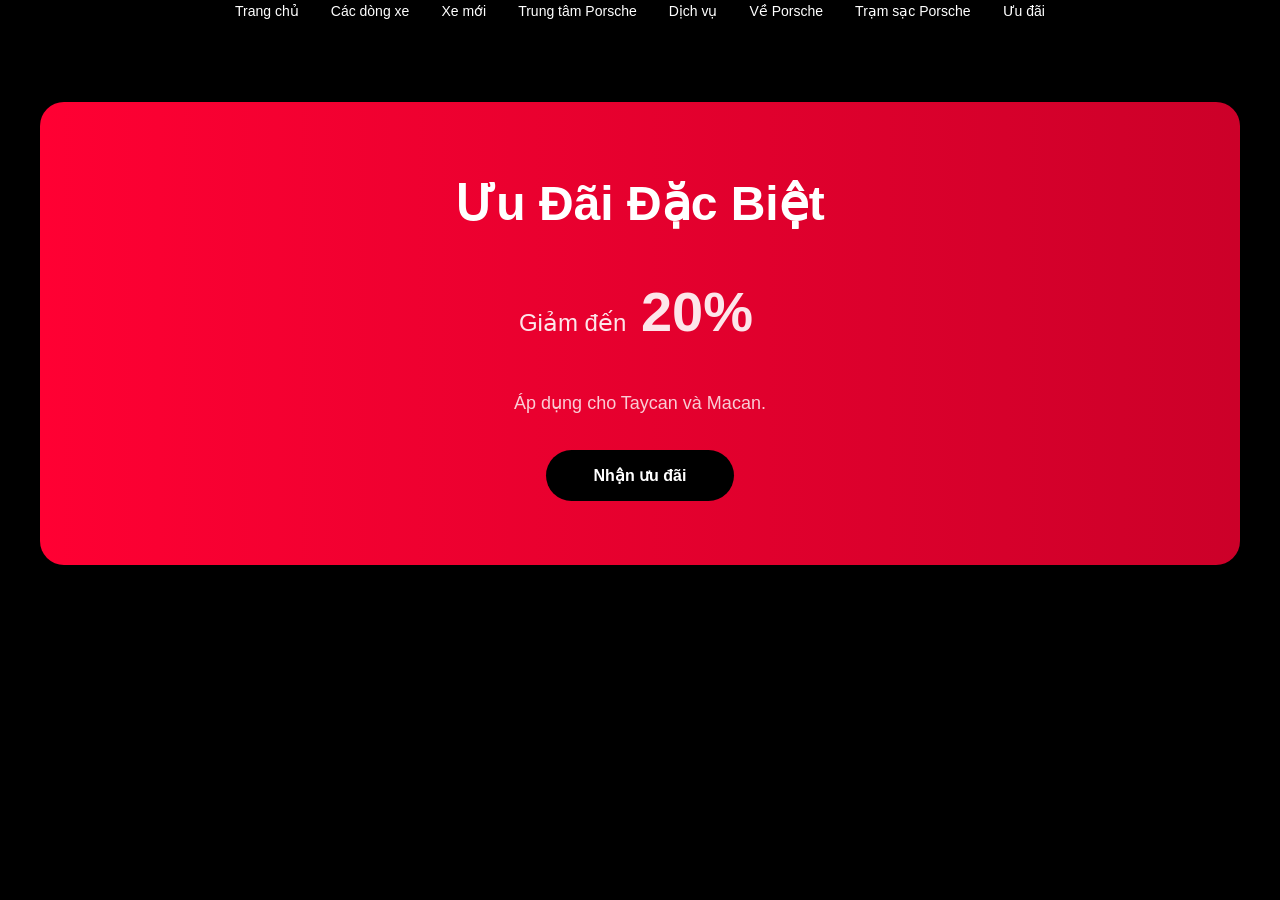
<file: Porsche-THNMW/uudai.html>
<!DOCTYPE html>
<html lang="vi">

<head>
    <meta charset="UTF-8">
    <title>Ưu Đãi Porsche</title>
    <link rel="stylesheet" href="css/style.css">
</head>

<body>
    <nav class="nav">
        <a href="index.html" class="nav-link">Trang chủ</a>
        <a href="dongxe.html" class="nav-link">Các dòng xe</a>
        <a href="xemoi.html" class="nav-link">Xe mới</a>
        <a href="trungtam.html" class="nav-link">Trung tâm Porsche</a>
        <a href="dichvu.html" class="nav-link">Dịch vụ</a>
        <a href="gioithieu.html" class="nav-link">Về Porsche</a>
        <a href="tramsac.html" class="nav-link">Trạm sạc Porsche</a>
        <a href="uudai.html" class="nav-link">Ưu đãi</a>
    </nav>
    <section class="section">

        <div class="container">

            <div class="promo-banner">

                <div class="promo-content">

                    <h1 class="promo-title">
                        Ưu Đãi Đặc Biệt
                    </h1>

                    <p class="promo-text">
                        Giảm đến
                        <span class="promo-percentage">
                            20%
                        </span>
                    </p>

                    <p class="promo-detail">
                        Áp dụng cho Taycan và Macan.
                    </p>

                    <button class="btn-promo">
                        Nhận ưu đãi
                    </button>

                </div>

            </div>

        </div>

    </section>

</body>

</html>
</file>
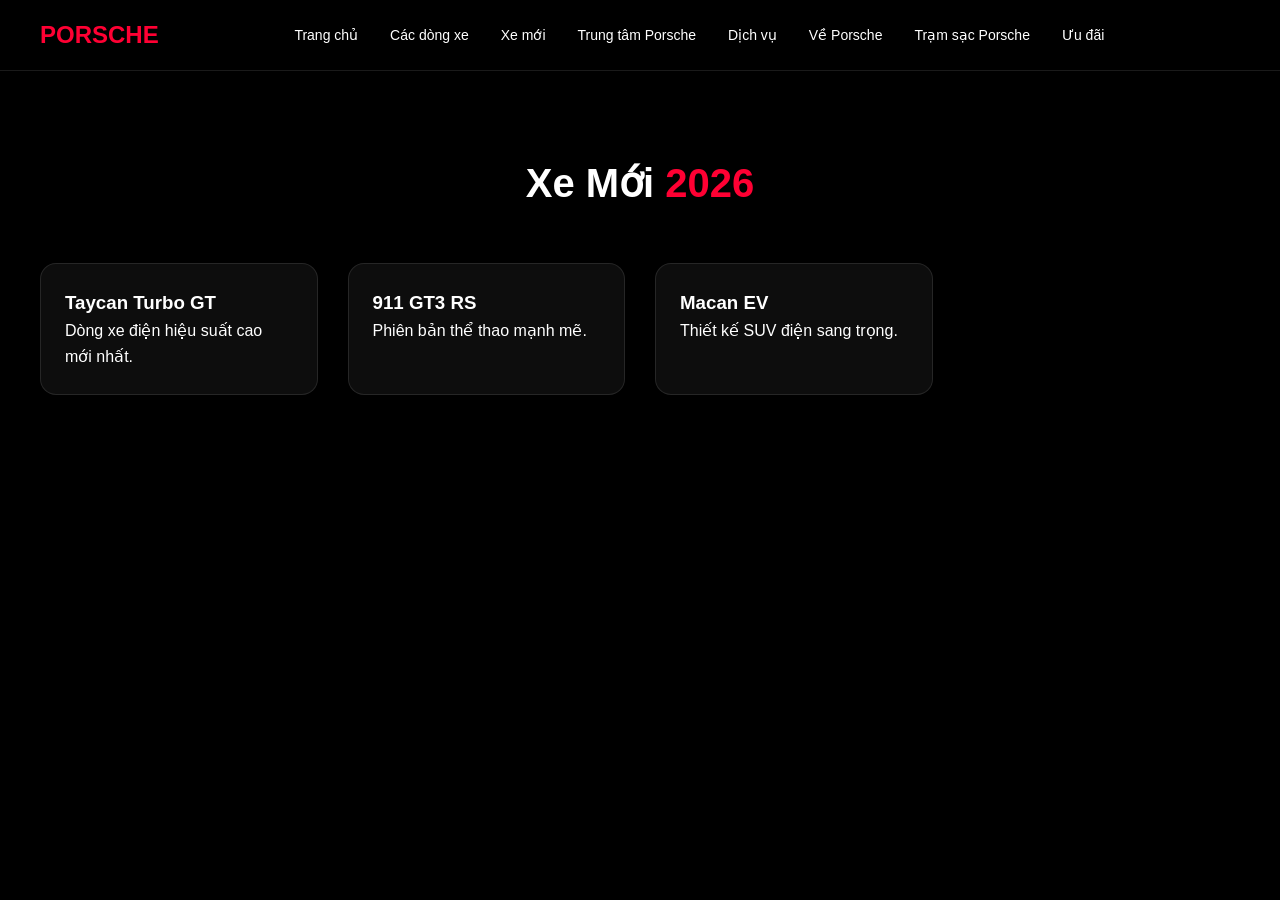
<file: Porsche-THNMW/xemoi.html>
<!DOCTYPE html>
<html lang="vi">

<head>
    <meta charset="UTF-8">
    <title>Xe Mới Porsche</title>
    <link rel="stylesheet" href="css/style.css">
</head>

<body>

    <header class="header">
        <div class="container">
            <div class="header-content">

                <h2 class="text-red">PORSCHE</h2>

                <nav class="nav">
                    <a href="index.html" class="nav-link">Trang chủ</a>
                    <a href="dongxe.html" class="nav-link">Các dòng xe</a>
                    <a href="xemoi.html" class="nav-link">Xe mới</a>
                    <a href="trungtam.html" class="nav-link">Trung tâm Porsche</a>
                    <a href="dichvu.html" class="nav-link">Dịch vụ</a>
                    <a href="gioithieu.html" class="nav-link">Về Porsche</a>
                    <a href="tramsac.html" class="nav-link">Trạm sạc Porsche</a>
                    <a href="uudai.html" class="nav-link">Ưu đãi</a>
                </nav>

            </div>
        </div>
    </header>

    <section class="section">
        <div class="container">

            <div class="section-header">
                <h1 class="section-title">
                    Xe Mới <span class="text-red">2026</span>
                </h1>
            </div>

            <div class="review-grid">

                <div class="review-card">
                    <h3>Taycan Turbo GT</h3>
                    <p>Dòng xe điện hiệu suất cao mới nhất.</p>
                </div>

                <div class="review-card">
                    <h3>911 GT3 RS</h3>
                    <p>Phiên bản thể thao mạnh mẽ.</p>
                </div>

                <div class="review-card">
                    <h3>Macan EV</h3>
                    <p>Thiết kế SUV điện sang trọng.</p>
                </div>

            </div>

        </div>
    </section>

</body>

</html>
</file>
<file: Porsche-THNMW/css/style.css>
/* ========================================
   RESET & BASE STYLES
   ======================================== */

* {
    margin: 0;
    padding: 0;
    box-sizing: border-box;
}

body {
    font-family: 'Inter', -apple-system, BlinkMacSystemFont, 'Segoe UI', Roboto, sans-serif;
    background-color: #000000;
    color: #ffffff;
    line-height: 1.6;
    overflow-x: hidden;
}

img {
    max-width: 100%;
    display: block;
}

button {
    cursor: pointer;
    border: none;
    font-family: inherit;
}

a {
    text-decoration: none;
    color: inherit;
}

/* ========================================
   CONTAINER & GRID SYSTEM
   Grid: 12 columns, width 80px, gutter 30px
   ======================================== */

.container {
    max-width: 1920px;
    margin: 0 auto;
    padding: 0 calc((100% - 1440px) / 2 + 40px);
}

@media (max-width: 1440px) {
    .container {
        padding: 0 40px;
    }
}

@media (max-width: 768px) {
    .container {
        padding: 0 20px;
    }
}

/* ========================================
   HEADER
   ======================================== */

.header {
    background-color: #000000;
    border-bottom: 1px solid rgba(255, 255, 255, 0.1);
    position: sticky;
    top: 0;
    z-index: 1000;
}

.header-content {
    display: flex;
    align-items: center;
    justify-content: space-between;
    padding: 16px 0;
}

.logo svg {
    height: 48px;
    width: auto;
}

.nav {
    display: flex;
    align-items: center;
    gap: 32px;
    flex: 1;
    justify-content: center;
}

.nav-link {
    font-size: 14px;
    color: #ffffff;
    transition: color 0.3s ease;
    white-space: nowrap;
}

.nav-link:hover {
    color: #FF0033;
}

.header-actions {
    display: flex;
    align-items: center;
    gap: 16px;
}

.icon-btn {
    padding: 8px;
    background-color: transparent;
    border-radius: 50%;
    transition: background-color 0.3s ease;
    color: #ffffff;
    display: flex;
    align-items: center;
    justify-content: center;
}

.icon-btn:hover {
    background-color: rgba(255, 255, 255, 0.05);
}

/* ========================================
   HERO SECTION
   ======================================== */

.hero {
    position: relative;
    height: 90vh;
    display: flex;
    align-items: center;
    justify-content: center;
    overflow: hidden;
}

.hero-bg {
    position: absolute;
    inset: 0;
    width: 100%;
    height: 100%;
    object-fit: cover;
}

.hero-overlay {
    position: absolute;
    inset: 0;
    background: linear-gradient(to top, #000000, rgba(0, 0, 0, 0.5), transparent);
}

.hero-content {
    position: relative;
    z-index: 10;
    text-align: center;
    max-width: 1000px;
    padding: 0 20px;
}

.hero-title {
    font-size: 56px;
    font-weight: 800;
    margin-bottom: 24px;
    line-height: 1.1;
}

.hero-subtitle {
    font-size: 20px;
    margin-bottom: 32px;
    color: rgba(255, 255, 255, 0.8);
}

.text-red {
    color: #FF0033;
}

.btn-primary {
    background-color: #FF0033;
    color: #ffffff;
    padding: 16px 48px;
    border-radius: 50px;
    font-size: 16px;
    font-weight: 600;
    transition: all 0.3s ease;
}

.btn-primary:hover {
    background-color: #CC0029;
    transform: scale(1.05);
}

.scroll-indicator {
    position: absolute;
    bottom: 32px;
    left: 50%;
    transform: translateX(-50%);
    animation: bounce 2s infinite;
    cursor: pointer;
}

.scroll-indicator-border {
    width: 24px;
    height: 40px;
    border: 2px solid rgba(255, 255, 255, 0.3);
    border-radius: 20px;
    display: flex;
    justify-content: center;
    padding-top: 8px;
}

.scroll-indicator-dot {
    width: 4px;
    height: 12px;
    background-color: rgba(255, 255, 255, 0.5);
    border-radius: 2px;
}

@keyframes bounce {

    0%,
    20%,
    50%,
    80%,
    100% {
        transform: translateX(-50%) translateY(0);
    }

    40% {
        transform: translateX(-50%) translateY(-10px);
    }

    60% {
        transform: translateX(-50%) translateY(-5px);
    }
}

@media (max-width: 768px) {
    .hero-title {
        font-size: 36px;
    }

    .hero-subtitle {
        font-size: 16px;
    }
}

/* ========================================
   SECTIONS
   ======================================== */

.section {
    padding: 80px 0;
    background-color: #000000;
}

.section-dark {
    background-color: #0a0a0a;
}

.section-header {
    text-align: center;
    margin-bottom: 48px;
}

.section-title {
    font-size: 40px;
    font-weight: 800;
    margin-bottom: 16px;
}

.section-subtitle {
    font-size: 16px;
    color: rgba(255, 255, 255, 0.6);
}

.section-header-with-nav {
    display: flex;
    justify-content: space-between;
    align-items: center;
    margin-bottom: 48px;
}

@media (max-width: 768px) {
    .section {
        padding: 60px 0;
    }

    .section-title {
        font-size: 32px;
    }

    .section-header-with-nav {
        flex-direction: column;
        gap: 24px;
        align-items: flex-start;
    }
}

/* ========================================
   PRODUCT GRID
   ======================================== */

.product-grid {
    display: grid;
    grid-template-columns: repeat(4, 1fr);
    gap: 30px;
}

.product-card {
    background-color: rgba(255, 255, 255, 0.05);
    border-radius: 16px;
    overflow: hidden;
    border: 1px solid rgba(255, 255, 255, 0.1);
    transition: all 0.3s ease;
}

.product-card:hover {
    border-color: #FF0033;
    transform: scale(1.05);
}

.product-image {
    position: relative;
    aspect-ratio: 4 / 3;
    overflow: hidden;
}

.product-image img {
    width: 100%;
    height: 100%;
    object-fit: cover;
    transition: transform 0.5s ease;
}

.product-card:hover .product-image img {
    transform: scale(1.1);
}

.product-overlay {
    position: absolute;
    inset: 0;
    background: linear-gradient(to top, rgba(0, 0, 0, 0.8), transparent);
    opacity: 0;
    transition: opacity 0.3s ease;
}

.product-card:hover .product-overlay {
    opacity: 1;
}

.product-info {
    padding: 24px;
}

.product-name {
    font-size: 20px;
    font-weight: 600;
    margin-bottom: 12px;
}

.product-rating {
    display: flex;
    gap: 4px;
    margin-bottom: 12px;
}

.star {
    font-size: 16px;
    color: rgba(255, 255, 255, 0.2);
}

.star.filled {
    color: #FF0033;
}

.product-price {
    font-size: 24px;
    color: #FF0033;
    font-weight: 700;
    margin-bottom: 16px;
}

.btn-buy {
    width: 100%;
    background-color: #FF0033;
    color: #ffffff;
    padding: 12px;
    border-radius: 50px;
    font-weight: 600;
    transition: background-color 0.3s ease;
    display: inline-block;

    text-align: center;

    text-decoration: none;
}

.btn-buy:hover {
    background-color: #CC0029;
}

@media (max-width: 1200px) {
    .product-grid {
        grid-template-columns: repeat(3, 1fr);
    }
}

@media (max-width: 768px) {
    .product-grid {
        grid-template-columns: repeat(2, 1fr);
        gap: 20px;
    }
}

@media (max-width: 480px) {
    .product-grid {
        grid-template-columns: 1fr;
    }
}

/* ========================================
   CATEGORY GRID
   ======================================== */

.category-grid {
    display: grid;
    grid-template-columns: repeat(3, 1fr);
    gap: 30px;
}

.category-card {
    position: relative;
    height: 400px;
    border-radius: 16px;
    overflow: hidden;
    cursor: pointer;
}

.category-image {
    width: 100%;
    height: 100%;
    object-fit: cover;
    transition: transform 0.7s ease;
}

.category-card:hover .category-image {
    transform: scale(1.1);
}

.category-overlay {
    position: absolute;
    inset: 0;
    background: linear-gradient(to top, #000000, rgba(0, 0, 0, 0.5), transparent);
}

.category-content {
    position: absolute;
    inset: 0;
    display: flex;
    flex-direction: column;
    align-items: center;
    justify-content: center;
    text-align: center;
    padding: 24px;
}

.category-name {
    font-size: 32px;
    font-weight: 700;
    margin-bottom: 8px;
}

.category-desc {
    font-size: 16px;
    color: rgba(255, 255, 255, 0.8);
    margin-bottom: 24px;
}

.btn-outline {
    border: 2px solid #FF0033;
    color: #FF0033;
    background-color: transparent;
    padding: 8px 32px;
    border-radius: 50px;
    font-weight: 600;
    transition: all 0.3s ease;
}

.btn-outline:hover {
    background-color: #FF0033;
    color: #ffffff;
}

@media (max-width: 768px) {
    .category-grid {
        grid-template-columns: 1fr;
        gap: 20px;
    }

    .category-card {
        height: 300px;
    }
}

/* ========================================
   TRENDING PRODUCTS CAROUSEL
   ======================================== */

.carousel-controls {
    display: flex;
    gap: 8px;
}

.carousel-btn {
    padding: 12px;
    background-color: rgba(255, 255, 255, 0.05);
    border-radius: 50%;
    color: #ffffff;
    transition: background-color 0.3s ease;
    display: flex;
    align-items: center;
    justify-content: center;
}

.carousel-btn:hover {
    background-color: #FF0033;
}

.trending-container {
    display: flex;
    gap: 30px;
    overflow-x: auto;
    scroll-behavior: smooth;
    padding-bottom: 16px;
}

.trending-container::-webkit-scrollbar {
    display: none;
}

.trending-card {
    flex-shrink: 0;
    width: 350px;
    background-color: rgba(255, 255, 255, 0.05);
    border-radius: 16px;
    overflow: hidden;
    border: 1px solid rgba(255, 255, 255, 0.1);
    transition: border-color 0.3s ease;
}

.trending-card:hover {
    border-color: #FF0033;
}

.trending-image {
    position: relative;
    aspect-ratio: 4 / 3;
}

.trending-image img {
    width: 100%;
    height: 100%;
    object-fit: cover;
    transition: transform 0.5s ease;
}

.trending-card:hover .trending-image img {
    transform: scale(1.1);
}

.badge {
    position: absolute;
    top: 16px;
    right: 16px;
    padding: 4px 16px;
    border-radius: 50px;
    font-size: 12px;
    font-weight: 700;
}

.badge-hot {
    background-color: #FF0033;
    color: #ffffff;
}

.badge-new {
    background-color: #00FF88;
    color: #000000;
}

.badge-trend {
    background-color: #FFD700;
    color: #000000;
}

.trending-info {
    padding: 24px;
}

.trending-name {
    font-size: 20px;
    font-weight: 600;
    margin-bottom: 8px;
}

.trending-price {
    font-size: 24px;
    color: #FF0033;
    font-weight: 700;
    margin-bottom: 16px;
}

/* ========================================
   PROMO BANNER
   ======================================== */

.promo-banner {
    position: relative;
    border-radius: 24px;
    overflow: hidden;
    background: linear-gradient(to right, #FF0033, #CC0029);
    padding: 64px;
}

.promo-pattern {
    position: absolute;
    inset: 0;
    opacity: 0.1;
    background-image: repeating-linear-gradient(45deg,
            transparent,
            transparent 10px,
            rgba(255, 255, 255, 0.05) 10px,
            rgba(255, 255, 255, 0.05) 20px);
}

.promo-content {
    position: relative;
    z-index: 10;
    text-align: center;
}

.promo-title {
    font-size: 48px;
    font-weight: 800;
    margin-bottom: 24px;
}

.promo-text {
    font-size: 24px;
    margin-bottom: 32px;
    color: rgba(255, 255, 255, 0.9);
}

.promo-percentage {
    font-size: 56px;
    font-weight: 900;
    margin: 0 8px;
}

.promo-detail {
    font-size: 18px;
    margin-bottom: 32px;
    color: rgba(255, 255, 255, 0.8);
}

.btn-promo {
    background-color: #000000;
    color: #ffffff;
    padding: 16px 48px;
    border-radius: 50px;
    font-size: 16px;
    font-weight: 600;
    transition: all 0.3s ease;
}

.btn-promo:hover {
    background-color: #ffffff;
    color: #FF0033;
    transform: scale(1.05);
}

@media (max-width: 768px) {
    .promo-banner {
        padding: 40px 24px;
    }

    .promo-title {
        font-size: 32px;
    }

    .promo-text {
        font-size: 18px;
    }

    .promo-percentage {
        font-size: 40px;
    }
}

/* ========================================
   CUSTOMER REVIEWS
   ======================================== */

.review-grid {
    display: grid;
    grid-template-columns: repeat(4, 1fr);
    gap: 30px;
}

.review-card {
    background-color: rgba(255, 255, 255, 0.05);
    border-radius: 16px;
    padding: 24px;
    border: 1px solid rgba(255, 255, 255, 0.1);
    transition: border-color 0.3s ease;
}

.review-card:hover {
    border-color: #FF0033;
}

.quote-icon {
    font-size: 32px;
    color: #FF0033;
    margin-bottom: 16px;
}

.review-header {
    display: flex;
    align-items: center;
    gap: 16px;
    margin-bottom: 16px;
}

.review-avatar {
    width: 56px;
    height: 56px;
    border-radius: 50%;
    object-fit: cover;
    border: 2px solid #FF0033;
}

.review-name {
    font-weight: 600;
    font-size: 16px;
}

.review-car {
    font-size: 14px;
    color: rgba(255, 255, 255, 0.6);
}

.review-rating {
    display: flex;
    gap: 4px;
    margin-bottom: 16px;
}

.review-text {
    color: rgba(255, 255, 255, 0.8);
    line-height: 1.6;
    font-size: 14px;
}

@media (max-width: 1200px) {
    .review-grid {
        grid-template-columns: repeat(2, 1fr);
    }
}

@media (max-width: 768px) {
    .review-grid {
        grid-template-columns: 1fr;
    }
}

/* ========================================
   FOOTER
   ======================================== */

.footer {
    background-color: #0a0a0a;
    border-top: 1px solid rgba(255, 255, 255, 0.1);
}

.footer .container {
    padding-top: 64px;
    padding-bottom: 64px;
}

.footer-grid {
    display: grid;
    grid-template-columns: repeat(4, 1fr);
    gap: 48px;
    margin-bottom: 48px;
}

.footer-col {
    display: flex;
    flex-direction: column;
    gap: 12px;
}

.footer-title {
    font-size: 20px;
    color: #FF0033;
    margin-bottom: 16px;
    font-weight: 700;
}

.footer-text {
    color: rgba(255, 255, 255, 0.6);
    line-height: 1.6;
    margin-bottom: 16px;
    font-size: 14px;
}

.social-links {
    display: flex;
    gap: 12px;
}

.social-link {
    padding: 8px;
    background-color: rgba(255, 255, 255, 0.05);
    border-radius: 50%;
    transition: background-color 0.3s ease;
    display: flex;
    align-items: center;
    justify-content: center;
}

.social-link:hover {
    background-color: #FF0033;
}

.footer-links {
    list-style: none;
}

.footer-links li {
    margin-bottom: 12px;
}

.footer-links a {
    color: rgba(255, 255, 255, 0.6);
    transition: color 0.3s ease;
    font-size: 14px;
}

.footer-links a:hover {
    color: #FF0033;
}

.contact-info {
    display: flex;
    flex-direction: column;
    gap: 16px;
}

.contact-item {
    display: flex;
    gap: 12px;
}

.contact-icon {
    color: #FF0033;
    flex-shrink: 0;
    margin-top: 4px;
}

.contact-label {
    font-size: 12px;
    color: rgba(255, 255, 255, 0.6);
    margin-bottom: 4px;
}

.contact-value {
    color: rgba(255, 255, 255, 0.8);
    font-size: 14px;
}

.newsletter {
    border-top: 1px solid rgba(255, 255, 255, 0.1);
    padding-top: 48px;
    margin-bottom: 48px;
    text-align: center;
    max-width: 800px;
    margin-left: auto;
    margin-right: auto;
}

.newsletter-title {
    font-size: 28px;
    font-weight: 700;
    margin-bottom: 16px;
}

.newsletter-subtitle {
    color: rgba(255, 255, 255, 0.6);
    margin-bottom: 24px;
    font-size: 14px;
}

.newsletter-form {
    display: flex;
    gap: 12px;
    max-width: 600px;
    margin: 0 auto;
}

.newsletter-input {
    flex: 1;
    padding: 12px 24px;
    background-color: rgba(255, 255, 255, 0.05);
    border: 1px solid rgba(255, 255, 255, 0.1);
    border-radius: 50px;
    color: #ffffff;
    font-size: 14px;
    outline: none;
    transition: border-color 0.3s ease;
}

.newsletter-input:focus {
    border-color: #FF0033;
}

.newsletter-input::placeholder {
    color: rgba(255, 255, 255, 0.4);
}

.newsletter-btn {
    padding: 12px 32px;
    background-color: #FF0033;
    color: #ffffff;
    border-radius: 50px;
    font-weight: 600;
    transition: background-color 0.3s ease;
    white-space: nowrap;
}

.newsletter-btn:hover {
    background-color: #CC0029;
}

.icon-btn svg {
    transition: transform 0.3s ease;
}

.icon-btn:hover svg {
    transform: rotate(90deg);
}

.copyright {
    border-top: 1px solid rgba(255, 255, 255, 0.1);
    padding-top: 32px;
    text-align: center;
    color: rgba(255, 255, 255, 0.4);
    font-size: 14px;
}

@media (max-width: 1200px) {
    .footer-grid {
        grid-template-columns: repeat(2, 1fr);
    }
}

@media (max-width: 768px) {
    .footer-grid {
        grid-template-columns: 1fr;
        gap: 32px;
    }

    .newsletter-form {
        flex-direction: column;
    }
}

/* ========================================
   RESPONSIVE UTILITIES
   ======================================== */

@media (max-width: 480px) {
    .hero-title {
        font-size: 28px;
    }

    .section-title {
        font-size: 28px;
    }

    .product-name,
    .trending-name {
        font-size: 18px;
    }

    .product-price,
    .trending-price {
        font-size: 20px;
    }
}

/* ========================================
   CONTACT SECTION
======================================== */

.contact-grid {

    display: flex;

    justify-content: center;

    margin-top: 40px;
}

.contact-left {
    font-size: 16px;
    line-height: 1.8;
}

.contact-right {

    width: 100%;

    max-width: 700px;
}

.contact-right form {
    display: flex;
    flex-direction: column;
    gap: 16px;
}

.contact-right input,
.contact-right textarea {

    width: 100%;
    padding: 16px;
    border: none;
    border-radius: 12px;

    background: rgba(255, 255, 255, 0.05);

    color: white;
    font-size: 15px;

    outline: none;

    border: 1px solid rgba(255, 255, 255, 0.1);

    transition: 0.3s;
}

.contact-right input:focus,
.contact-right textarea:focus {

    border-color: #FF0033;
}

.contact-right textarea {

    min-height: 160px;
    resize: none;
}

.error-text {

    color: #FF0033;
    font-size: 13px;
    margin-top: -10px;
}

@media(max-width:768px) {

    .contact-grid {

        grid-template-columns: 1fr;
    }
}

/* ========================================
   PRICING
======================================== */

.pricing-grid {

    display: grid;
    grid-template-columns: repeat(3, 1fr);
    gap: 30px;
    margin-top: 40px;
}

.pricing-card {

    background: rgba(255, 255, 255, 0.05);

    border: 1px solid rgba(255, 255, 255, 0.1);

    border-radius: 20px;

    padding: 40px 30px;

    text-align: center;

    transition: 0.3s;
}

.pricing-card:hover {

    transform: translateY(-10px);

    border-color: #FF0033;
}

.active-price {

    border: 2px solid #FF0033;
}

.pricing-name {

    font-size: 28px;
    margin-bottom: 20px;
}

.pricing-price {

    font-size: 36px;
    color: #FF0033;
    font-weight: 700;

    margin-bottom: 30px;
}

.pricing-list {

    list-style: none;
    margin-bottom: 30px;
}

.pricing-list li {

    margin-bottom: 14px;
}

/* ========================================
   MODAL
======================================== */

.custom-modal {

    position: fixed;

    inset: 0;

    background: rgba(0, 0, 0, 0.8);

    display: none;

    justify-content: center;
    align-items: center;

    z-index: 9999;
}

.modal-content-box {

    width: 90%;
    max-width: 500px;

    background: #111;

    padding: 40px;

    border-radius: 20px;

    position: relative;
}

.close-modal {

    position: absolute;

    top: 20px;
    right: 20px;

    font-size: 32px;

    cursor: pointer;
}

.modal-content-box form {

    display: flex;
    flex-direction: column;
    gap: 16px;
}

.modal-content-box input,
.modal-content-box textarea {

    padding: 16px;

    border: none;

    border-radius: 12px;

    background: rgba(255, 255, 255, 0.05);

    color: white;

    outline: none;
}

.checkbox-group {

    display: flex;
    flex-direction: column;
    gap: 10px;
}

@media(max-width:768px) {

    .pricing-grid {

        grid-template-columns: 1fr;
    }
}

/* ========================================
   ACTIVE MENU
======================================== */

.active-link {

    color: #FF0033 !important;
}

/* ========================================
   SMOOTH SCROLL
======================================== */

html {

    scroll-behavior: smooth;
}

/* ========================================
   PRODUCT DETAIL
======================================== */

.product-detail-grid {

    display: grid;

    grid-template-columns: 1fr 1fr;

    gap: 50px;

    align-items: center;
}

.detail-image img {

    width: 100%;

    border-radius: 20px;
}

.detail-title {

    font-size: 48px;

    margin-bottom: 20px;
}

.detail-price {

    color: #FF0033;

    font-size: 36px;

    margin: 20px 0;
}

.detail-desc {

    line-height: 1.8;

    margin-bottom: 30px;
}

.specs-box {

    background: rgba(255, 255, 255, 0.05);

    padding: 25px;

    border-radius: 20px;

    margin-bottom: 30px;
}

.specs-box ul {

    margin-top: 15px;

    padding-left: 20px;
}

.specs-box li {

    margin-bottom: 12px;
}

@media(max-width:768px) {

    .product-detail-grid {

        grid-template-columns: 1fr;
    }

    .detail-title {

        font-size: 36px;
    }
}

/* ========================================
   CART
======================================== */

.cart-box {

    position: fixed;

    top: 20px;

    right: 20px;

    background: #111;

    padding: 14px 24px;

    border-radius: 50px;

    z-index: 9999;

    border: 1px solid rgba(255, 255, 255, 0.1);

    font-weight: 600;
}

.cart-box span {

    color: #FF0033;
}

/* ========================================
   SERVICE TOTAL
======================================== */

.service-total {

    margin-top: 15px;

    font-size: 18px;

    font-weight: 700;
}

.service-total span {

    color: #FF0033;
}

/* ========================================
   PROFILE POPUP
======================================== */

.profile-popup {

    position: absolute;

    top: 80px;

    right: 40px;

    width: 300px;

    background: #111;

    border: 1px solid rgba(255, 255, 255, 0.1);

    border-radius: 20px;

    padding: 30px;

    text-align: center;

    display: none;

    z-index: 9999;

    box-shadow: 0 0 30px rgba(0, 0, 0, 0.5);
}

.profile-avatar {

    width: 120px;

    height: 120px;

    border-radius: 50%;

    object-fit: cover;

    margin: 0 auto 20px;

    border: 3px solid #FF0033;
}

.profile-popup h3 {

    margin-bottom: 15px;

    color: #FF0033;
}

.profile-popup p {

    margin-bottom: 10px;

    color: rgba(255, 255, 255, 0.8);
}
/* ======================================
   MOBILE MENU
====================================== */

.menu-toggle {

    display: none;

    background: none;

    border: none;

    color: white;

    font-size: 32px;

    cursor: pointer;

    z-index: 2000;

}

/* TABLET */

@media (max-width: 1024px) {

    .menu-toggle {

        display: block;

    }

    .header-content {

        position: relative;

    }

    .nav {

        position: absolute;

        top: 80px;

        left: 0;

        width: 100%;

        background: #111;

        flex-direction: column;

        align-items: flex-start;

        gap: 20px;

        padding: 20px;

        overflow: hidden;

        max-height: 0;

        transition: 0.4s ease;

        border-top: 1px solid rgba(255,255,255,0.1);

    }

    .nav.active {

        max-height: 600px;

    }

    .nav-link {

        width: 100%;

        padding: 10px 0;

        border-bottom:
            1px solid rgba(255,255,255,0.05);

    }

}

/* MOBILE */

@media (max-width: 768px) {

    .hero-title {

        font-size: 36px;

        line-height: 1.3;

    }

    .hero-subtitle {

        font-size: 16px;

    }

    .product-grid,
    .category-grid,
    .footer-grid {

        grid-template-columns: 1fr;

    }

    .section-title {

        font-size: 32px;

    }

    .trending-card {

        width: 280px;

    }

    .promo-title {

        font-size: 30px;

    }

    .newsletter-form {

        flex-direction: column;

    }

}

/* SMALL PHONE */

@media (max-width: 480px) {

    .hero-title {

        font-size: 28px;

    }

    .section-title {

        font-size: 24px;

    }

    .container {

        padding: 0 15px;

    }

    .btn-primary,
    .btn-buy,
    .btn-outline {

        width: 100%;

    }

}
</file>
